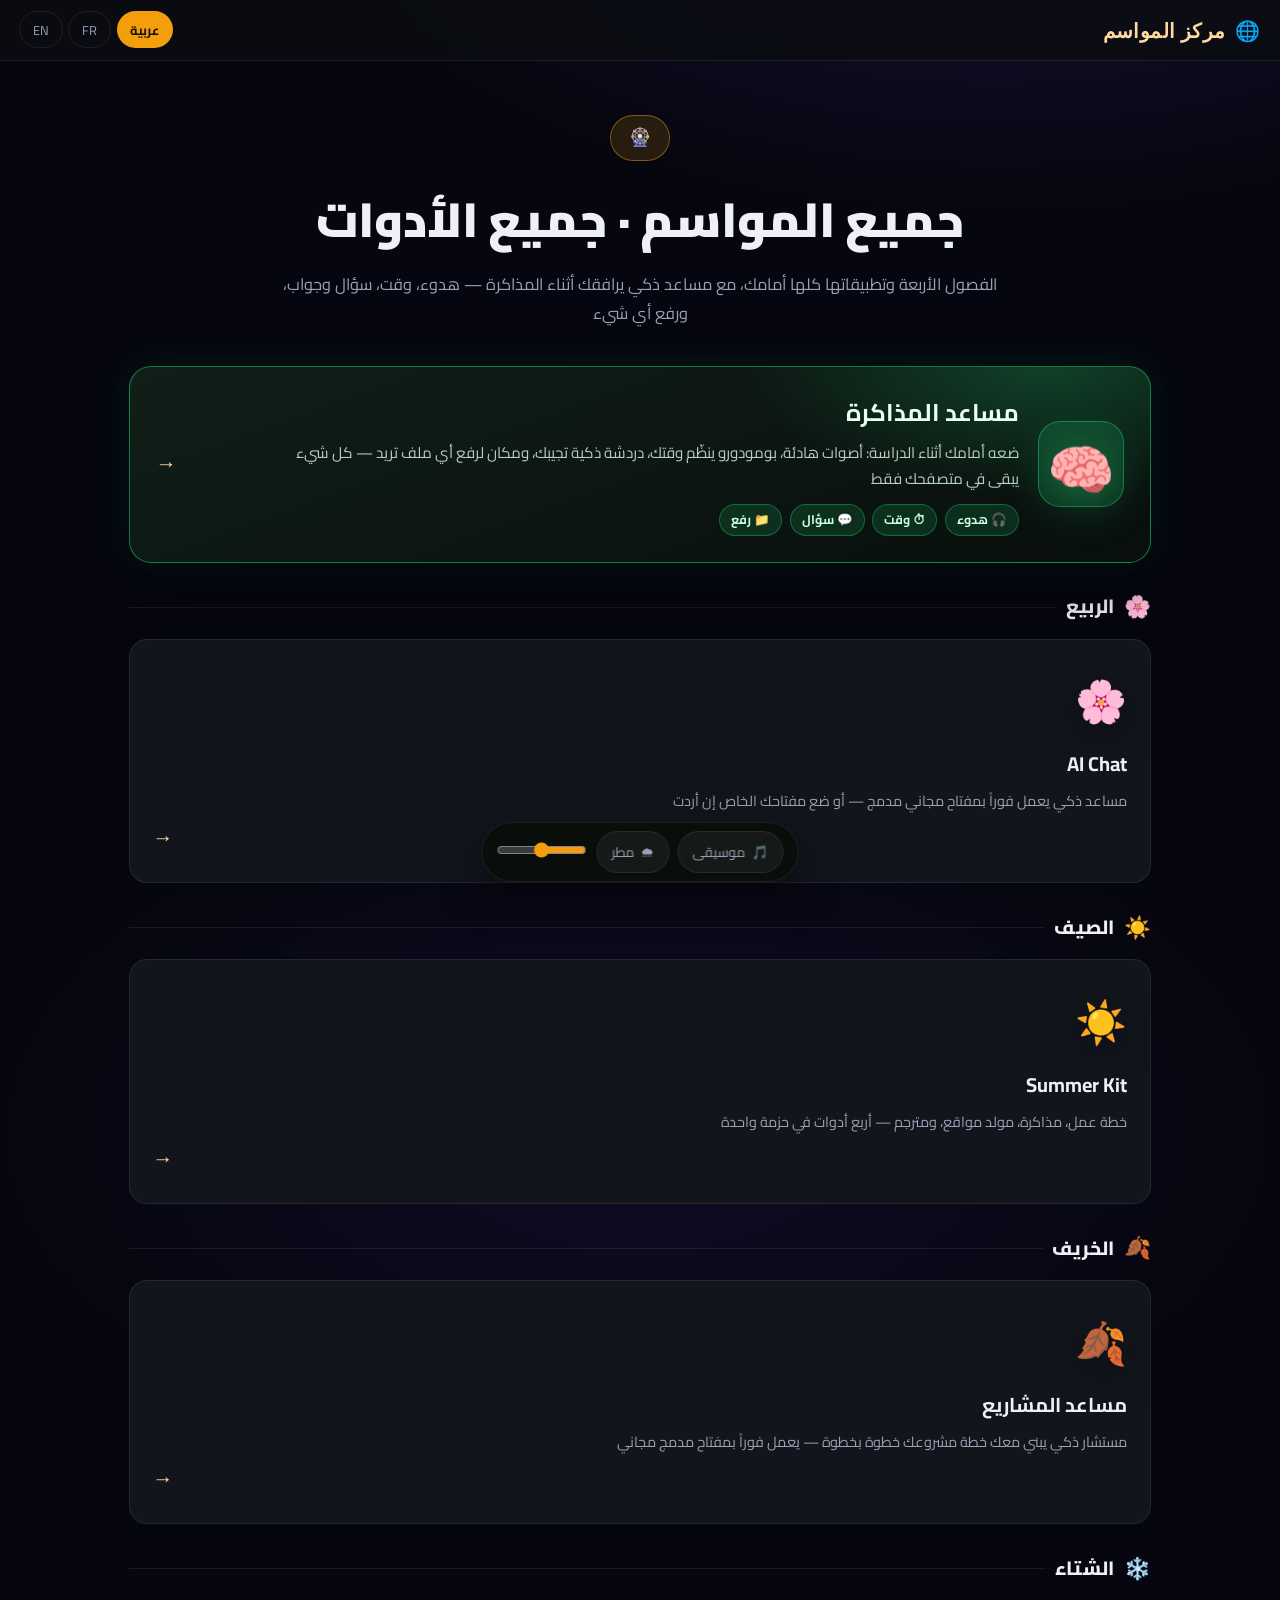
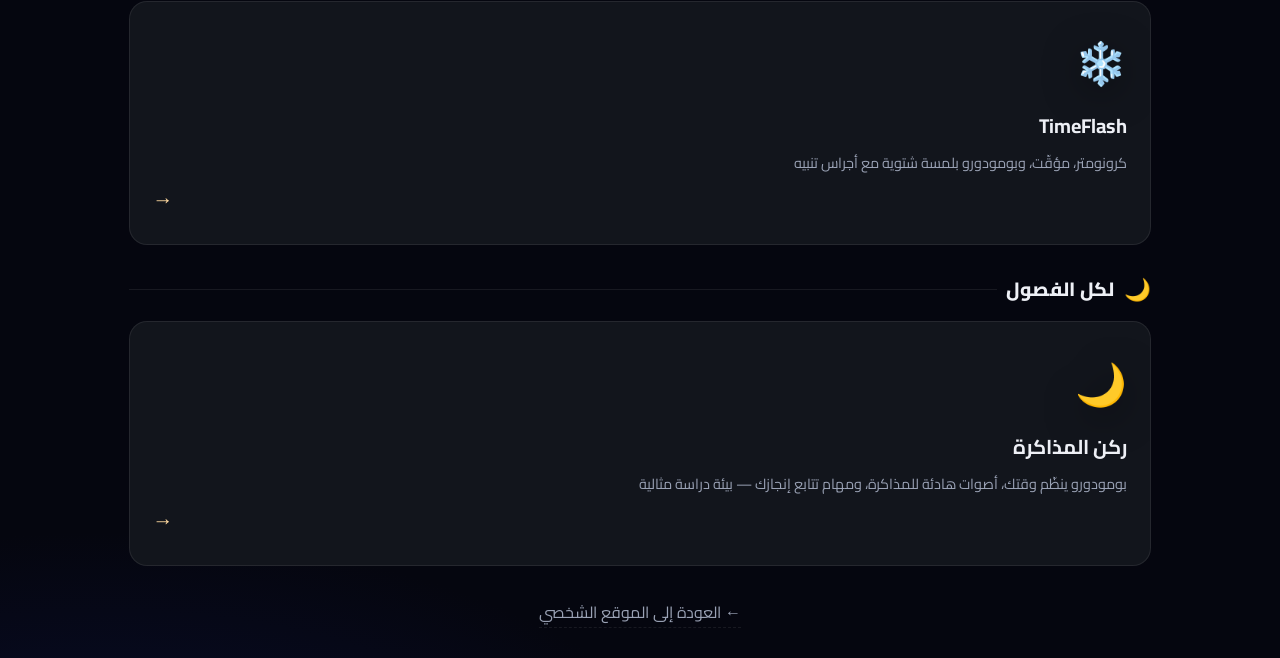
<file: apps/index.html>
<!doctype html>
<html lang="ar" dir="rtl" data-season="hub">
<head>
<meta charset="utf-8">
<meta name="viewport" content="width=device-width, initial-scale=1">
<title>مركز المواسم 🌐</title>
<link rel="stylesheet" href="css/base.css">
<link rel="stylesheet" href="css/hub.css">
</head>
<body data-season="hub">

<div class="hub-video" aria-hidden="true">
  <video autoplay muted loop playsinline preload="metadata"
         src="https://videos.pexels.com/video-files/1943483/1943483-uhd_3840_2160_25fps.mp4"></video>
</div>

<nav class="topbar">
  <div class="brand">🌐 <span data-i18n="brand">مركز المواسم</span></div>
  <div class="langs">
    <button data-lang="ar" class="is-active">عربية</button>
    <button data-lang="fr">FR</button>
    <button data-lang="en">EN</button>
  </div>
</nav>

<header class="hub-hero">
  <div class="hub-hero-in">
    <span class="season-badge">🎡</span>
    <h1 data-i18n="hero.title">جميع المواسم · جميع الأدوات</h1>
    <p data-i18n="hero.sub">الفصول الأربعة وتطبيقاتها كلها أمامك، مع مساعد ذكي يرافقك أثناء المذاكرة — هدوء، وقت، سؤال وجواب، ورفع أي شيء</p>
  </div>
</header>

<main class="hub-main">

  <!-- featured: the assistant -->
  <a class="assist-card reveal" href="assistant/" data-accent="#22d97a">
    <div class="assist-emoji">🧠</div>
    <div class="assist-info">
      <h2 data-i18n="a6.name">مساعد المذاكرة</h2>
      <p data-i18n="a6.desc">ضعه أمامك أثناء الدراسة: أصوات هادئة، بومودورو ينظّم وقتك، دردشة ذكية تجيبك، ومكان لرفع أي ملف تريد — كل شيء يبقى في متصفحك فقط</p>
      <span class="assist-tags">
        <span>🎧 هدوء</span><span>⏱ وقت</span><span>💬 سؤال</span><span>📁 رفع</span>
      </span>
    </div>
    <span class="app-arrow">→</span>
  </a>

  <!-- spring -->
  <section class="season-block reveal" data-season-block="spring">
    <h3 class="season-title"><span class="s-emoji">🌸</span> <span data-i18n="season.spring">الربيع</span></h3>
    <div class="season-grid">
      <a class="app-card reveal" href="ai-chat/" data-accent="#e91e8c">
        <div class="app-emoji">🌸</div>
        <h2 data-i18n="a2.name">AI Chat</h2>
        <p data-i18n="a2.desc">مساعد ذكي يعمل فوراً بمفتاح مجاني مدمج — أو ضع مفتاحك الخاص إن أردت</p>
        <span class="app-arrow">→</span>
      </a>
    </div>
  </section>

  <!-- summer -->
  <section class="season-block reveal" data-season-block="summer">
    <h3 class="season-title"><span class="s-emoji">☀️</span> <span data-i18n="season.summer">الصيف</span></h3>
    <div class="season-grid">
      <a class="app-card reveal" href="summerkit/" data-accent="#f59e0b">
        <div class="app-emoji">☀️</div>
        <h2 data-i18n="a4.name">Summer Kit</h2>
        <p data-i18n="a4.desc">خطة عمل، مذاكرة، مولد مواقع، ومترجم — أربع أدوات في حزمة واحدة</p>
        <span class="app-arrow">→</span>
      </a>
    </div>
  </section>

  <!-- autumn -->
  <section class="season-block reveal" data-season-block="autumn">
    <h3 class="season-title"><span class="s-emoji">🍂</span> <span data-i18n="season.autumn">الخريف</span></h3>
    <div class="season-grid">
      <a class="app-card reveal" href="business-assistant/" data-accent="#e8890c">
        <div class="app-emoji">🍂</div>
        <h2 data-i18n="a1.name">مساعد المشاريع</h2>
        <p data-i18n="a1.desc">مستشار ذكي يبني معك خطة مشروعك خطوة بخطوة — يعمل فوراً بمفتاح مدمج مجاني</p>
        <span class="app-arrow">→</span>
      </a>
    </div>
  </section>

  <!-- winter -->
  <section class="season-block reveal" data-season-block="winter">
    <h3 class="season-title"><span class="s-emoji">❄️</span> <span data-i18n="season.winter">الشتاء</span></h3>
    <div class="season-grid">
      <a class="app-card reveal" href="timeflash/" data-accent="#38bdf8">
        <div class="app-emoji">❄️</div>
        <h2 data-i18n="a3.name">TimeFlash</h2>
        <p data-i18n="a3.desc">كرونومتر، مؤقّت، وبومودورو بلمسة شتوية مع أجراس تنبيه</p>
        <span class="app-arrow">→</span>
      </a>
    </div>
  </section>

  <!-- any season -->
  <section class="season-block reveal" data-season-block="study">
    <h3 class="season-title"><span class="s-emoji">🌙</span> <span data-i18n="season.any">لكل الفصول</span></h3>
    <div class="season-grid">
      <a class="app-card reveal" href="study/" data-accent="#8b9cf5">
        <div class="app-emoji">🌙</div>
        <h2 data-i18n="a5.name">ركن المذاكرة</h2>
        <p data-i18n="a5.desc">بومودورو ينظّم وقتك، أصوات هادئة للمذاكرة، ومهام تتابع إنجازك — بيئة دراسة مثالية</p>
        <span class="app-arrow">→</span>
      </a>
    </div>
  </section>

</main>

<p class="hub-back"><a href="../index.html" data-i18n="back">← العودة إلى الموقع الشخصي</a></p>

<footer class="audio-bar">
  <div class="audio-group">
    <button class="audio-chip" data-audio="music">🎵 <span data-i18n="audio.music">موسيقى</span></button>
    <button class="audio-chip" data-audio="rain">🌧 <span data-i18n="audio.rain">مطر</span></button>
  </div>
  <div class="audio-vol">
    <input type="range" id="vol" min="0" max="1" step="0.05" value="0.5" aria-label="volume">
  </div>
</footer>

<script>window.APP_BASE="./";</script>
<script src="js/audio.js"></script>
<script src="js/i18n.js"></script>
<script src="js/cinema.js"></script>
<script>
window.APP_LANGS = {
  ar: {
    meta: { title: "مركز المواسم 🌐" },
    brand: "مركز المواسم",
    hero: { title: "جميع المواسم · جميع الأدوات", sub: "الفصول الأربعة وتطبيقاتها كلها أمامك، مع مساعد ذكي يرافقك أثناء المذاكرة — هدوء، وقت، سؤال وجواب، ورفع أي شيء" },
    a1: { name: "مساعد المشاريع", desc: "مستشار ذكي يبني معك خطة مشروعك خطوة بخطوة — يعمل فوراً بمفتاح مدمج مجاني" },
    a2: { name: "AI Chat", desc: "مساعد ذكي يعمل فوراً بمفتاح مجاني مدمج — أو ضع مفتاحك الخاص إن أردت" },
    a3: { name: "TimeFlash", desc: "كرونومتر، مؤقّت، وبومودورو بلمسة شتوية مع أجراس تنبيه" },
    a4: { name: "Summer Kit", desc: "خطة عمل، مذاكرة، مولد مواقع، ومترجم — أربع أدوات في حزمة واحدة" },
    a5: { name: "ركن المذاكرة", desc: "بومودورو ينظّم وقتك، أصوات هادئة للمذاكرة، ومهام تتابع إنجازك — بيئة دراسة مثالية" },
    a6: { name: "مساعد المذاكرة", desc: "ضعه أمامك أثناء الدراسة: أصوات هادئة، بومودورو ينظّم وقتك، دردشة ذكية تجيبك، ومكان لرفع أي ملف تريد — كل شيء يبقى في متصفحك فقط" },
    season: { spring: "الربيع", summer: "الصيف", autumn: "الخريف", winter: "الشتاء", any: "لكل الفصول" },
    back: "← العودة إلى الموقع الشخصي",
    audio: { music: "موسيقى", rain: "مطر" }
  },
  fr: {
    meta: { title: "Centre des Saisons 🌐" },
    brand: "Centre des Saisons",
    hero: { title: "Toutes les saisons · Tous les outils", sub: "Les quatre saisons et leurs applications devant vous, avec un assistant intelligent qui vous accompagne pendant vos études — calme, temps, questions-réponses et dépôt de tout fichier" },
    a1: { name: "Conseiller Projet", desc: "Conseiller intelligent qui construit votre projet étape par étape — fonctionne immédiatement avec une clé gratuite intégrée" },
    a2: { name: "AI Chat", desc: "Assistant intelligent qui fonctionne immédiatement avec une clé gratuite intégrée — ou votre propre clé" },
    a3: { name: "TimeFlash", desc: "Chronomètre, minuteur et pomodoro avec une touche hivernale" },
    a4: { name: "Summer Kit", desc: "Business plan, révision, générateur de sites et traducteur — quatre outils en un" },
    a5: { name: "Zone d'étude", desc: "Un pomodoro qui organise votre temps, des sons apaisants pour étudier et des tâches qui suivent vos progrès — l'environnement d'étude idéal" },
    a6: { name: "Assistant d'étude", desc: "Mettez-le devant vous pendant l'étude : sons apaisants, pomodoro qui organise votre temps, chat intelligent qui vous répond, et un espace pour déposer tout fichier — tout reste dans votre navigateur" },
    season: { spring: "Printemps", summer: "Été", autumn: "Automne", winter: "Hiver", any: "Pour toutes les saisons" },
    back: "← Retour au site personnel",
    audio: { music: "Musique", rain: "Pluie" }
  },
  en: {
    meta: { title: "Season Center 🌐" },
    brand: "Season Center",
    hero: { title: "All seasons · All tools", sub: "All four seasons and their apps in front of you, plus a smart assistant that keeps you company while studying — calm, time, Q&A and uploading anything" },
    a1: { name: "Project Advisor", desc: "Smart advisor that builds your project plan step by step — works instantly with a free built-in key" },
    a2: { name: "AI Chat", desc: "Smart assistant that works instantly with a free built-in key — or your own key" },
    a3: { name: "TimeFlash", desc: "Stopwatch, timer and pomodoro with a winter touch" },
    a4: { name: "Summer Kit", desc: "Business plan, study, website generator and translator — four tools in one" },
    a5: { name: "Study Zone", desc: "A pomodoro that organizes your time, calming sounds for studying and tasks that track your progress — the ideal study environment" },
    a6: { name: "Study Assistant", desc: "Keep it in front of you while studying: calming sounds, a pomodoro that organizes your time, a smart chat that answers you, and a place to upload any file — everything stays in your browser" },
    season: { spring: "Spring", summer: "Summer", autumn: "Autumn", winter: "Winter", any: "For every season" },
    back: "← Back to personal site",
    audio: { music: "Music", rain: "Rain" }
  }
};
</script>
<script>
document.addEventListener("DOMContentLoaded", () => {
  document.querySelectorAll(".audio-chip").forEach((c) => {
    c.addEventListener("click", () => { c.classList.toggle("on"); window.MGaudio && MGaudio.toggle(c.dataset.audio); });
  });
  const vol = document.getElementById("vol");
  vol.addEventListener("input", () => window.MGaudio && MGaudio.setVolume(+vol.value));
  document.querySelectorAll(".hub-video video").forEach((v) => {
    const p = v.play();
    if (p) p.catch(() => {});
  });
});
</script>
</body>
</html>
</file>
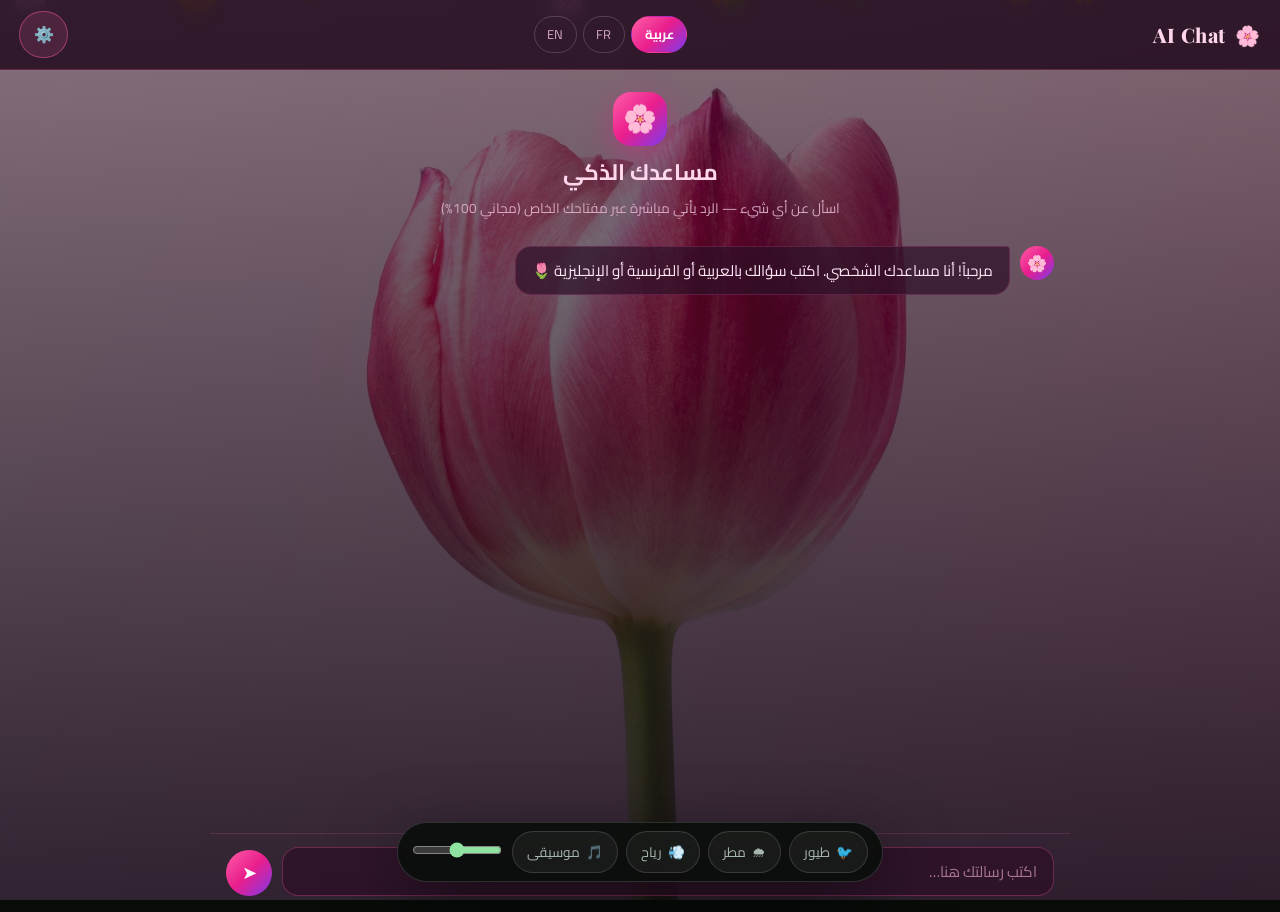
<file: apps/ai-chat/index.html>
<!doctype html>
<html lang="ar" dir="rtl" data-season="spring">
<head>
<meta charset="utf-8">
<meta name="viewport" content="width=device-width, initial-scale=1">
<title>AI Chat 🌸</title>
<link rel="stylesheet" href="../css/base.css">
<link rel="stylesheet" href="css/app.css">
</head>
<body data-season="spring">

<div class="season-particles"></div>

<div class="bg-video-wrap">
  <video class="bg-video" autoplay muted loop playsinline preload="metadata"
    poster="../img/spring.jpg"
    src="https://videos.pexels.com/video-files/31389352/13394041_2048_1080_30fps.mp4"></video>
  <div class="bg-tint"></div>
</div>

<nav class="topbar">
  <div class="brand">🌸 <span data-i18n="brand">AI Chat</span></div>
  <div class="langs">
    <button data-lang="ar" class="is-active">عربية</button>
    <button data-lang="fr">FR</button>
    <button data-lang="en">EN</button>
  </div>
  <button class="icon-btn" id="settingsBtn" aria-label="settings">⚙️</button>
</nav>

<div class="chat-wrap">
  <header class="chat-hero">
    <div class="chat-logo">🌸</div>
    <h1 data-i18n="hero.title">مساعدك الذكي</h1>
    <p data-i18n="hero.sub">اسأل عن أي شيء — الرد يأتي مباشرة عبر مفتاحك الخاص (مجاني 100%)</p>
  </header>

  <main class="chat-main" id="chatMain">
    <div class="msg bot intro" id="introMsg">
      <div class="avatar">🌸</div>
      <div class="bubble" data-i18n="intro">مرحباً! أنا مساعدك الشخصي. اكتب سؤالك بالعربية أو الفرنسية أو الإنجليزية 🌷</div>
    </div>
  </main>

  <form class="chat-input" id="chatForm">
    <textarea id="chatText" rows="1" data-i18n-ph="input.ph" placeholder="اكتب رسالتك هنا…" required></textarea>
    <button class="send-btn" type="submit" aria-label="send">➤</button>
    <button class="send-btn stop-btn" type="button" id="stopBtn" aria-label="stop" hidden title="⏹">■</button>
  </form>
</div>

<!-- settings -->
<div class="settings" id="settings" aria-hidden="true">
  <div class="settings-head">
    <h3 data-i18n="set.title">الإعدادات</h3>
    <button class="cart-close" id="settingsClose" aria-label="close">✕</button>
  </div>
  <div class="settings-body">
    <label class="field">
      <span data-i18n="set.provider">المزود</span>
      <select id="sProvider">
        <option value="openai" data-i18n="set.provOpenai">OpenAI / Groq / OpenRouter (متوافق)</option>
        <option value="anthropic" data-i18n="set.provAnthropic">Anthropic Claude</option>
        <option value="gemini" data-i18n="set.provGemini">Google Gemini</option>
      </select>
    </label>
    <label class="field">
      <span data-i18n="set.url">عنوان الخادم (Base URL)</span>
      <input id="sUrl" type="url" placeholder="https://api.openai.com/v1">
    </label>
    <label class="field">
      <span data-i18n="set.model">الموديل</span>
      <input id="sModel" type="text" placeholder="gpt-4o-mini">
    </label>
    <label class="field">
      <span data-i18n="set.key">مفتاح API</span>
      <div class="key-row">
        <input id="sKey" type="password" placeholder="sk-…">
        <button type="button" id="sKeyToggle" class="icon-btn" aria-label="show">👁</button>
      </div>
      <p class="builtin" id="sBuiltin" hidden>✅ <span data-i18n="set.builtin">مفتاح مدمج مجاني</span></p>
      <small class="hint" data-i18n="set.hint">المفتاح يُخزَّن فقط في متصفحك (localStorage) — لا يُرسل إلا إلى المزود مباشرة.</small>
    </label>
    <button class="btn primary" id="sSave" data-i18n="set.save">حفظ</button>
    <button class="btn ghost" id="sClear" data-i18n="set.clear">مسح المحادثة</button>
    <p class="set-status" id="sStatus" hidden></p>
  </div>
</div>
<div class="cart-overlay" id="settingsOverlay"></div>

<!-- audio bar -->
<footer class="audio-bar">
  <div class="audio-group">
    <button class="audio-chip" data-audio="birds">🐦 <span data-i18n="audio.birds">طيور</span></button>
    <button class="audio-chip" data-audio="rain">🌧 <span data-i18n="audio.rain">مطر</span></button>
    <button class="audio-chip" data-audio="wind">💨 <span data-i18n="audio.wind">رياح</span></button>
    <button class="audio-chip" data-audio="music">🎵 <span data-i18n="audio.music">موسيقى</span></button>
  </div>
  <div class="audio-vol">
    <input type="range" id="vol" min="0" max="1" step="0.05" value="0.5" aria-label="volume">
  </div>
</footer>

<script>window.APP_BASE="../";</script>
<script src="../js/audio.js"></script>
<script src="../js/i18n.js"></script>
<script src="../js/cinema.js"></script>
<script src="js/app.js"></script>
</body>
</html>
</file>
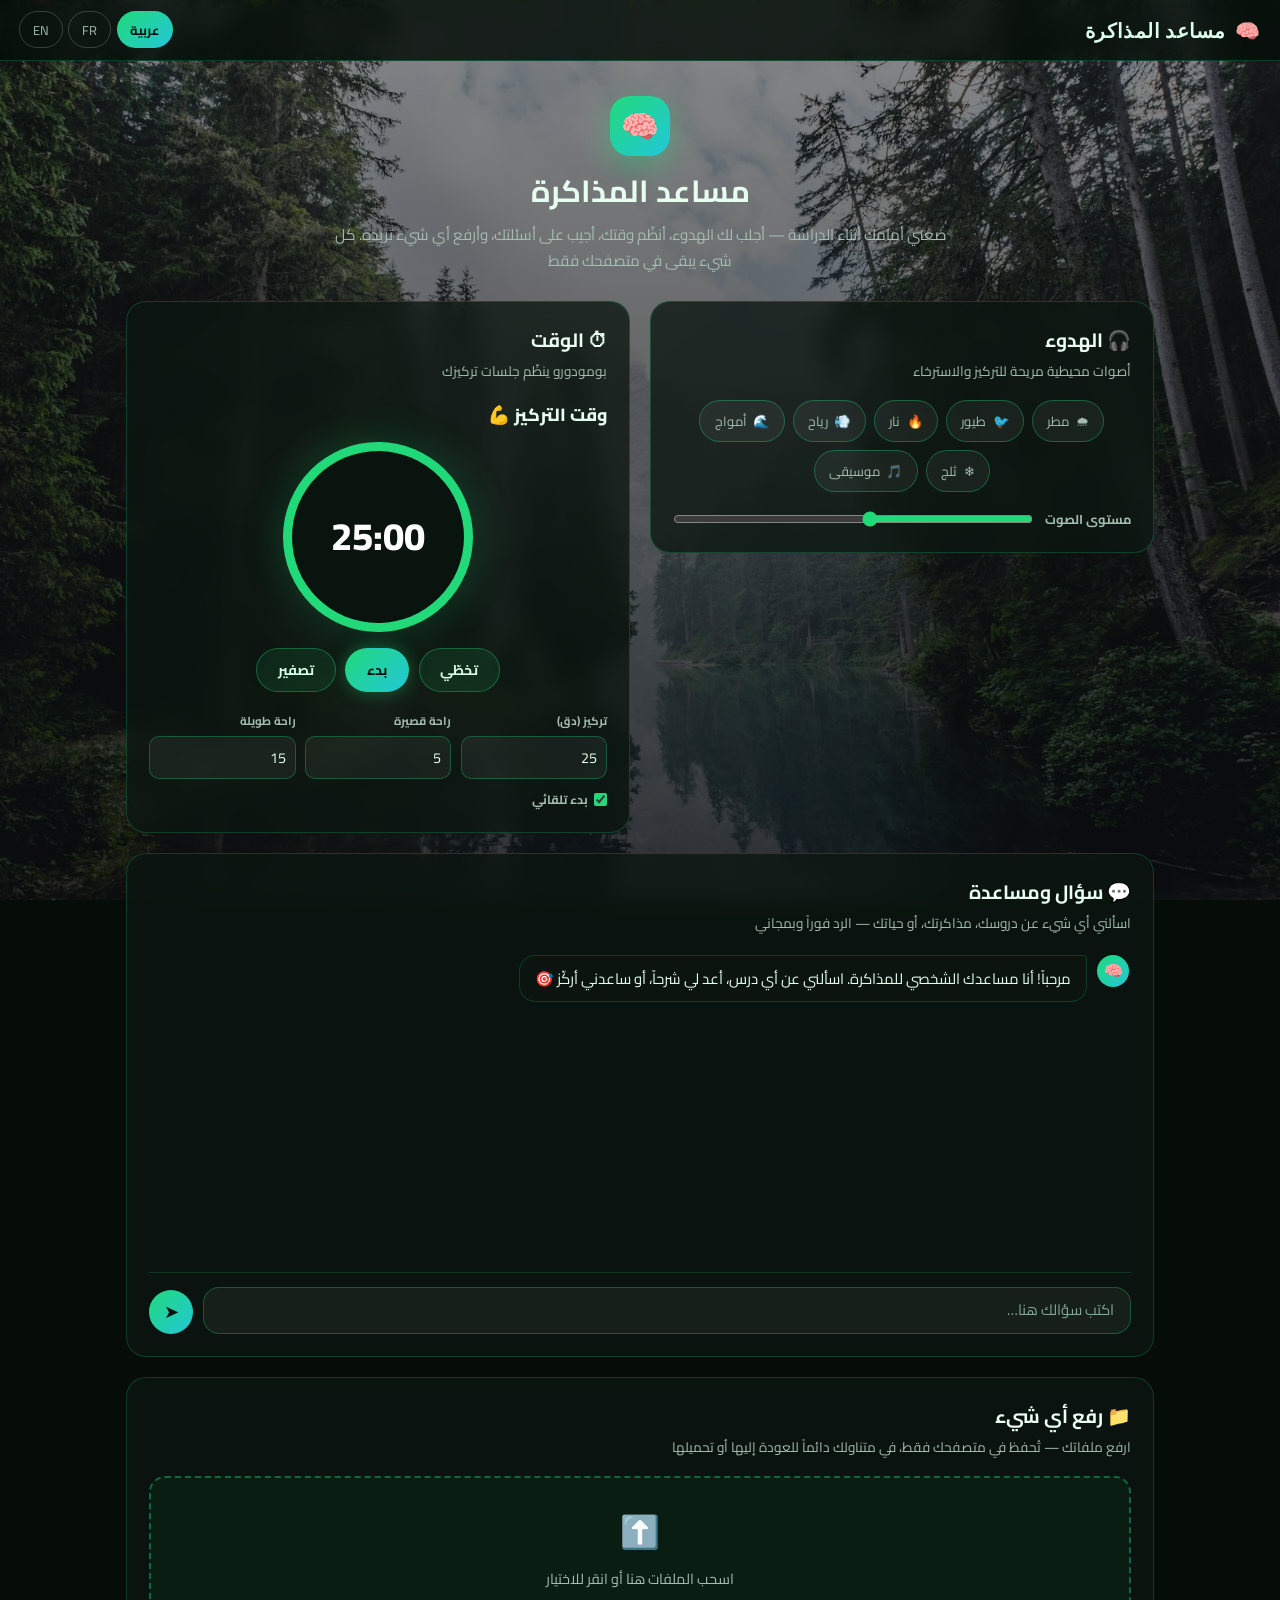
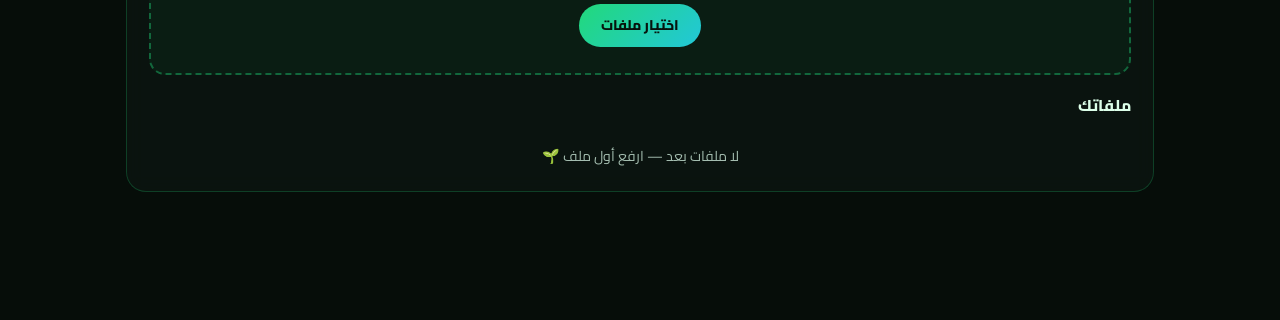
<file: apps/assistant/index.html>
<!doctype html>
<html lang="ar" dir="rtl" data-season="assistant">
<head>
<meta charset="utf-8">
<meta name="viewport" content="width=device-width, initial-scale=1">
<title>مساعد المذاكرة 🧠</title>
<link rel="stylesheet" href="../css/base.css">
<link rel="stylesheet" href="css/app.css">
</head>
<body data-season="assistant">

<div class="season-particles"></div>

<div class="bg-video-wrap">
  <video class="bg-video" autoplay muted loop playsinline preload="metadata"
    poster="../img/autumn.jpg"
    src="https://assets.mixkit.co/videos/10408/10408-2160.mp4"></video>
  <div class="bg-tint"></div>
</div>

<nav class="topbar">
  <div class="brand">🧠 <span data-i18n="brand">مساعد المذاكرة</span></div>
  <div class="langs">
    <button data-lang="ar" class="is-active">عربية</button>
    <button data-lang="fr">FR</button>
    <button data-lang="en">EN</button>
  </div>
</nav>

<main class="asst-wrap">

  <header class="asst-head reveal">
    <div class="asst-logo">🧠</div>
    <h1 data-i18n="hero.title">مساعد المذاكرة</h1>
    <p data-i18n="hero.sub">ضعني أمامك أثناء الدراسة — أجلب لك الهدوء، أنظّم وقتك، أجيب على أسئلتك، وأرفع أي شيء تريده. كل شيء يبقى في متصفحك فقط</p>
  </header>

  <div class="asst-grid">

    <!-- calm -->
    <section class="asst-card reveal">
      <h2 class="card-title">🎧 <span data-i18n="calm.title">الهدوء</span></h2>
      <p class="card-sub" data-i18n="calm.sub">أصوات محيطية مريحة للتركيز والاسترخاء</p>
      <div class="audio-group">
        <button class="audio-chip" data-audio="rain">🌧 <span data-i18n="audio.rain">مطر</span></button>
        <button class="audio-chip" data-audio="birds">🐦 <span data-i18n="audio.birds">طيور</span></button>
        <button class="audio-chip" data-audio="fire">🔥 <span data-i18n="audio.fire">نار</span></button>
        <button class="audio-chip" data-audio="wind">💨 <span data-i18n="audio.wind">رياح</span></button>
        <button class="audio-chip" data-audio="waves">🌊 <span data-i18n="audio.waves">أمواج</span></button>
        <button class="audio-chip" data-audio="snow">❄ <span data-i18n="audio.snow">ثلج</span></button>
        <button class="audio-chip" data-audio="music">🎵 <span data-i18n="audio.music">موسيقى</span></button>
      </div>
      <div class="calm-vol">
        <label class="calm-label" data-i18n="audio.vol">مستوى الصوت</label>
        <input type="range" id="vol" min="0" max="1" step="0.05" value="0.45" aria-label="volume">
      </div>
    </section>

    <!-- time -->
    <section class="asst-card reveal">
      <h2 class="card-title">⏱ <span data-i18n="time.title">الوقت</span></h2>
      <p class="card-sub" data-i18n="time.sub">بومودورو ينظّم جلسات تركيزك</p>

      <div class="pomo-top">
        <div class="pomo-phase" id="pomoPhase" data-i18n="phase.work">وقت التركيز</div>
      </div>

      <div class="pomo-ring" id="pomoRing">
        <div class="pomo-ring-in">
          <div class="pomo-time" id="pomoTime">25:00</div>
        </div>
      </div>

      <div class="pomo-msg" id="pomoMsg" hidden></div>

      <div class="pomo-controls">
        <button class="ctl" id="btnSkip" data-i18n="ctl.skip">تخطّي</button>
        <button class="ctl start" id="btnStart" data-i18n="ctl.start">بدء</button>
        <button class="ctl" id="btnReset" data-i18n="ctl.reset">تصفير</button>
      </div>

      <div class="pomo-settings">
        <label class="mini-field">
          <span data-i18n="set.work">تركيز (دق)</span>
          <input type="number" id="setWork" min="1" max="120" value="25">
        </label>
        <label class="mini-field">
          <span data-i18n="set.short">راحة قصيرة</span>
          <input type="number" id="setShort" min="1" max="60" value="5">
        </label>
        <label class="mini-field">
          <span data-i18n="set.long">راحة طويلة</span>
          <input type="number" id="setLong" min="1" max="90" value="15">
        </label>
        <label class="mini-check">
          <input type="checkbox" id="setAuto" checked>
          <span data-i18n="set.auto">بدء تلقائي</span>
        </label>
      </div>
    </section>

    <!-- ask -->
    <section class="asst-card asst-wide reveal">
      <h2 class="card-title">💬 <span data-i18n="ask.title">سؤال ومساعدة</span></h2>
      <p class="card-sub" data-i18n="ask.sub">اسألني أي شيء عن دروسك، مذاكرتك، أو حياتك — الرد فوراً وبمجاني</p>

      <div class="chat-main" id="chatMain">
        <div class="msg bot intro" id="introMsg">
          <div class="avatar">🧠</div>
          <div class="bubble" data-i18n="ask.intro">مرحباً! أنا مساعدك الشخصي للمذاكرة. اسألني عن أي درس، أعد لي شرحاً، أو ساعدني أركّز 🎯</div>
        </div>
      </div>

      <form class="chat-input" id="chatForm">
        <textarea id="chatText" rows="1" data-i18n-ph="ask.ph" placeholder="اكتب سؤالك هنا…" required></textarea>
        <button class="send-btn" type="submit" aria-label="send">➤</button>
        <button class="send-btn stop-btn" type="button" id="stopBtn" aria-label="stop" hidden title="⏹">■</button>
      </form>
    </section>

    <!-- upload -->
    <section class="asst-card asst-wide reveal">
      <h2 class="card-title">📁 <span data-i18n="upload.title">رفع أي شيء</span></h2>
      <p class="card-sub" data-i18n="upload.sub">ارفع ملفاتك — تُحفظ في متصفحك فقط، في متناولك دائماً للعودة إليها أو تحميلها</p>

      <div class="dropzone" id="dropZone">
        <div class="dz-inner">
          <div class="dz-icon">⬆️</div>
          <p data-i18n="upload.hint">اسحب الملفات هنا أو انقر للاختيار</p>
          <button class="dz-btn" type="button" id="pickBtn" data-i18n="upload.pick">اختيار ملفات</button>
          <input type="file" id="fileInput" multiple hidden>
        </div>
      </div>

      <p class="file-title" data-i18n="upload.mine">ملفاتك</p>
      <ul class="file-list" id="fileList"></ul>
      <p class="file-empty" id="fileEmpty" data-i18n="upload.empty">لا ملفات بعد — ارفع أول ملف 🌱</p>
    </section>

  </div>
</main>

<script>window.APP_BASE="../";</script>
<script src="../js/audio.js"></script>
<script src="../js/i18n.js"></script>
<script src="../js/cinema.js"></script>
<script src="js/app.js"></script>
</body>
</html>
</file>
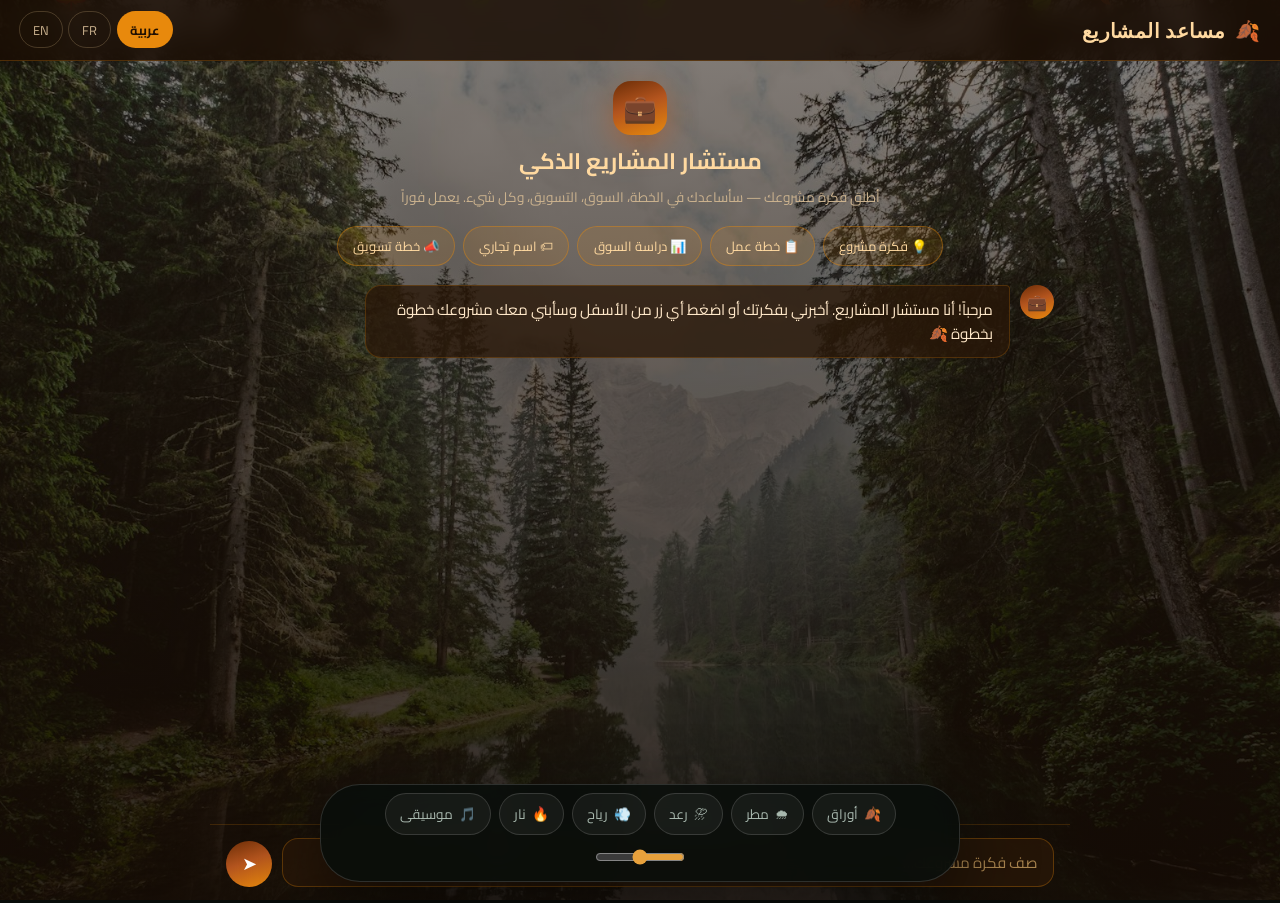
<file: apps/business-assistant/index.html>
<!doctype html>
<html lang="ar" dir="rtl" data-season="autumn">
<head>
<meta charset="utf-8">
<meta name="viewport" content="width=device-width, initial-scale=1">
<title>مساعد المشاريع 🍂</title>
<link rel="stylesheet" href="../css/base.css">
<link rel="stylesheet" href="css/app.css">
</head>
<body data-season="autumn">

<div class="season-particles"></div>

<div class="bg-video-wrap">
  <video class="bg-video" autoplay muted loop playsinline preload="metadata"
    poster="../img/autumn.jpg"
    src="https://videos.pexels.com/video-files/13779667/13779667-hd_1920_1080_60fps.mp4"></video>
  <div class="bg-tint"></div>
</div>

<nav class="topbar">
  <div class="brand">🍂 <span data-i18n="brand">مساعد المشاريع</span></div>
  <div class="langs">
    <button data-lang="ar" class="is-active">عربية</button>
    <button data-lang="fr">FR</button>
    <button data-lang="en">EN</button>
  </div>
</nav>

<div class="chat-wrap">
  <header class="chat-hero">
    <div class="chat-logo">💼</div>
    <h1 data-i18n="hero.title">مستشار المشاريع الذكي</h1>
    <p data-i18n="hero.sub">أطلق فكرة مشروعك — سأساعدك في الخطة، السوق، التسويق، وكل شيء. يعمل فوراً</p>
  </header>

  <div class="chips" id="chips">
    <button class="chip" data-q="idea" data-i18n="chip.idea">💡 فكرة مشروع</button>
    <button class="chip" data-q="plan" data-i18n="chip.plan">📋 خطة عمل</button>
    <button class="chip" data-q="market" data-i18n="chip.market">📊 دراسة السوق</button>
    <button class="chip" data-q="name" data-i18n="chip.name">🏷 اسم تجاري</button>
    <button class="chip" data-q="marketing" data-i18n="chip.marketing">📣 خطة تسويق</button>
  </div>

  <main class="chat-main" id="chatMain">
    <div class="msg bot intro" id="introMsg">
      <div class="avatar">💼</div>
      <div class="bubble" data-i18n="intro">مرحباً! أنا مستشار المشاريع. أخبرني بفكرتك أو اضغط أي زر من الأسفل وسأبني معك مشروعك خطوة بخطوة 🍂</div>
    </div>
  </main>

  <form class="chat-input" id="chatForm">
    <textarea id="chatText" rows="1" data-i18n-ph="input.ph" placeholder="صف فكرة مشروعك…" required></textarea>
    <button class="send-btn" type="submit" aria-label="send">➤</button>
    <button class="send-btn stop-btn" type="button" id="stopBtn" aria-label="stop" hidden>■</button>
  </form>
</div>

<!-- audio bar -->
<footer class="audio-bar">
  <div class="audio-group">
    <button class="audio-chip" data-audio="leaves">🍂 <span data-i18n="audio.leaves">أوراق</span></button>
    <button class="audio-chip" data-audio="rain">🌧 <span data-i18n="audio.rain">مطر</span></button>
    <button class="audio-chip" data-audio="thunder">⛈ <span data-i18n="audio.thunder">رعد</span></button>
    <button class="audio-chip" data-audio="wind">💨 <span data-i18n="audio.wind">رياح</span></button>
    <button class="audio-chip" data-audio="fire">🔥 <span data-i18n="audio.fire">نار</span></button>
    <button class="audio-chip" data-audio="music">🎵 <span data-i18n="audio.music">موسيقى</span></button>
  </div>
  <div class="audio-vol">
    <input type="range" id="vol" min="0" max="1" step="0.05" value="0.5" aria-label="volume">
  </div>
</footer>

<script>window.APP_BASE="../";</script>
<script src="../js/audio.js"></script>
<script src="../js/i18n.js"></script>
<script src="../js/cinema.js"></script>
<script src="js/app.js"></script>
</body>
</html>
</file>
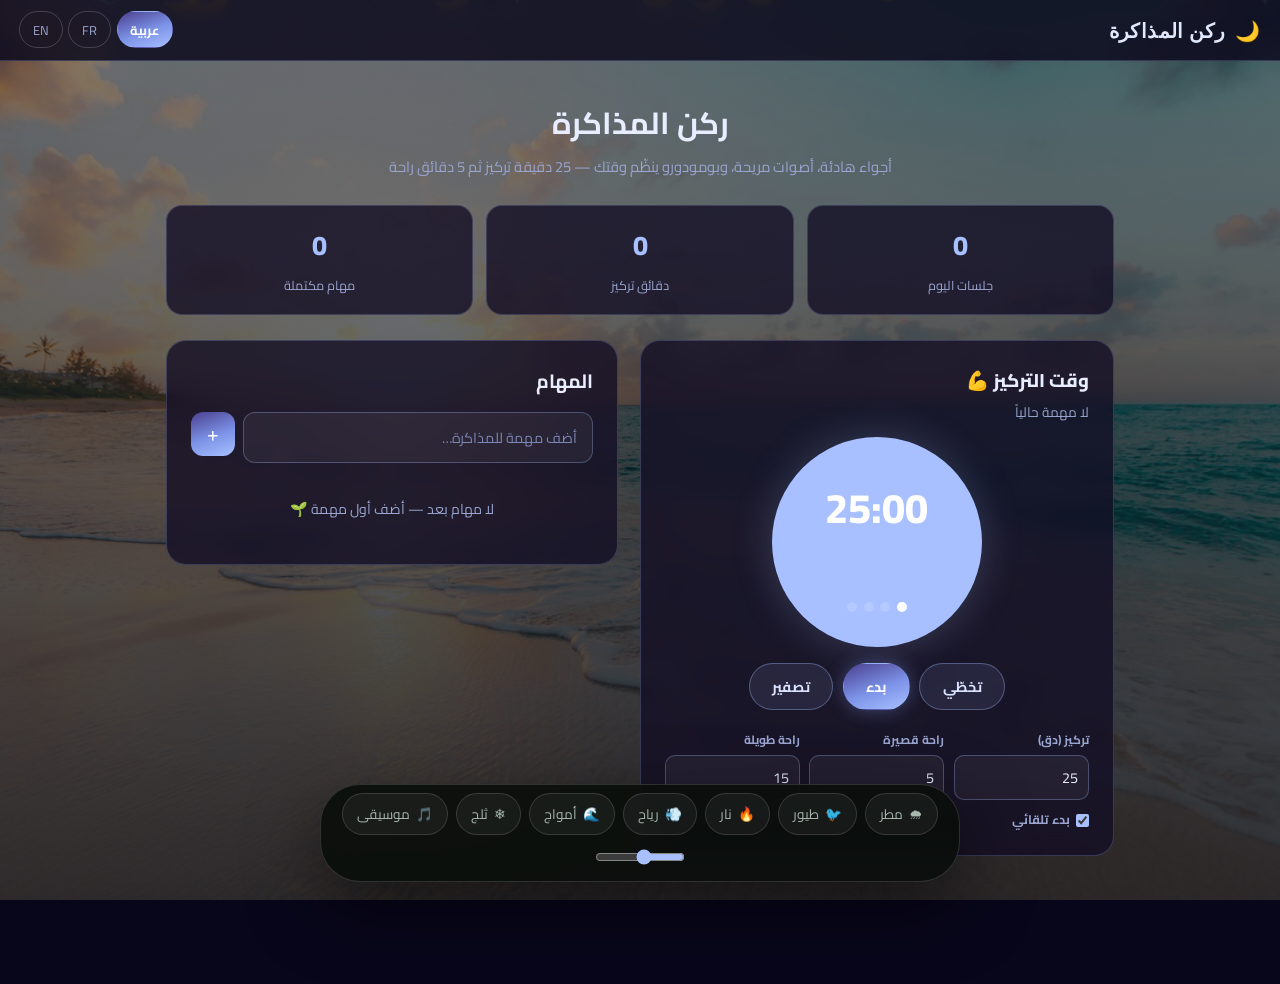
<file: apps/study/index.html>
<!doctype html>
<html lang="ar" dir="rtl" data-season="study">
<head>
<meta charset="utf-8">
<meta name="viewport" content="width=device-width, initial-scale=1">
<title>ركن المذاكرة 🌙</title>
<link rel="stylesheet" href="../css/base.css">
<link rel="stylesheet" href="css/app.css">
</head>
<body data-season="study">

<div class="season-particles"></div>

<div class="bg-video-wrap">
  <div class="season-bg" style="background-image:url('../img/summer.jpg')"></div>
  <div class="bg-tint"></div>
</div>

<nav class="topbar">
  <div class="brand">🌙 <span data-i18n="brand">ركن المذاكرة</span></div>
  <div class="langs">
    <button data-lang="ar" class="is-active">عربية</button>
    <button data-lang="fr">FR</button>
    <button data-lang="en">EN</button>
  </div>
</nav>

<main class="study-wrap">

  <header class="study-head reveal">
    <h1 data-i18n="hero.title">ركن المذاكرة</h1>
    <p data-i18n="hero.sub">أجواء هادئة، أصوات مريحة، وبومودورو ينظّم وقتك — 25 دقيقة تركيز ثم 5 دقائق راحة</p>
  </header>

  <!-- stats -->
  <section class="stats-row reveal">
    <div class="stat-card">
      <span class="stat-num" id="statSessions">0</span>
      <span class="stat-label" data-i18n="stats.sessions">جلسات اليوم</span>
    </div>
    <div class="stat-card">
      <span class="stat-num" id="statFocus">0</span>
      <span class="stat-label" data-i18n="stats.focusMin">دقائق تركيز</span>
    </div>
    <div class="stat-card">
      <span class="stat-num" id="statTasks">0</span>
      <span class="stat-label" data-i18n="stats.tasks">مهام مكتملة</span>
    </div>
  </section>

  <div class="study-grid">

    <!-- pomodoro -->
    <section class="pomodoro-card reveal">
      <div class="pomo-top">
        <div class="pomo-phase" id="pomoPhase" data-i18n="phase.work">وقت التركيز</div>
        <div class="pomo-task" id="pomoTask">—</div>
      </div>

      <div class="pomo-ring" id="pomoRing">
        <div class="pomo-time" id="pomoTime">25:00</div>
        <div class="pomo-cycles" id="pomoCycles"></div>
      </div>

      <div class="pomo-msg" id="pomoMsg" hidden></div>

      <div class="pomo-controls">
        <button class="ctl" id="btnSkip" data-i18n="ctl.skip">تخطّي</button>
        <button class="ctl start" id="btnStart" data-i18n="ctl.start">بدء</button>
        <button class="ctl" id="btnReset" data-i18n="ctl.reset">تصفير</button>
      </div>

      <div class="pomo-settings">
        <label class="mini-field">
          <span data-i18n="set.work">تركيز (دق)</span>
          <input type="number" id="setWork" min="1" max="120" value="25">
        </label>
        <label class="mini-field">
          <span data-i18n="set.short">راحة قصيرة</span>
          <input type="number" id="setShort" min="1" max="60" value="5">
        </label>
        <label class="mini-field">
          <span data-i18n="set.long">راحة طويلة</span>
          <input type="number" id="setLong" min="1" max="90" value="15">
        </label>
        <label class="mini-check">
          <input type="checkbox" id="setAuto" checked>
          <span data-i18n="set.auto">بدء تلقائي</span>
        </label>
      </div>
    </section>

    <!-- tasks -->
    <section class="tasks-card reveal">
      <h2 data-i18n="tasks.title">المهام</h2>
      <form class="task-add" id="taskForm">
        <input id="taskText" type="text" data-i18n-ph="tasks.addPh" placeholder="أضف مهمة للمذاكرة…" required>
        <button class="add-btn" type="submit">+</button>
      </form>
      <ul class="task-list" id="taskList"></ul>
      <p class="task-empty" id="taskEmpty" data-i18n="tasks.empty">لا مهام بعد — أضف أول مهمة 🌱</p>
    </section>

  </div>
</main>

<!-- audio bar -->
<footer class="audio-bar">
  <div class="audio-group">
    <button class="audio-chip" data-audio="rain">🌧 <span data-i18n="audio.rain">مطر</span></button>
    <button class="audio-chip" data-audio="birds">🐦 <span data-i18n="audio.birds">طيور</span></button>
    <button class="audio-chip" data-audio="fire">🔥 <span data-i18n="audio.fire">نار</span></button>
    <button class="audio-chip" data-audio="wind">💨 <span data-i18n="audio.wind">رياح</span></button>
    <button class="audio-chip" data-audio="waves">🌊 <span data-i18n="audio.waves">أمواج</span></button>
    <button class="audio-chip" data-audio="snow">❄ <span data-i18n="audio.snow">ثلج</span></button>
    <button class="audio-chip" data-audio="music">🎵 <span data-i18n="audio.music">موسيقى</span></button>
  </div>
  <div class="audio-vol">
    <input type="range" id="vol" min="0" max="1" step="0.05" value="0.45" aria-label="volume">
  </div>
</footer>

<script>window.APP_BASE="../";</script>
<script src="../js/audio.js"></script>
<script src="../js/i18n.js"></script>
<script src="../js/cinema.js"></script>
<script src="js/app.js"></script>
</body>
</html>
</file>
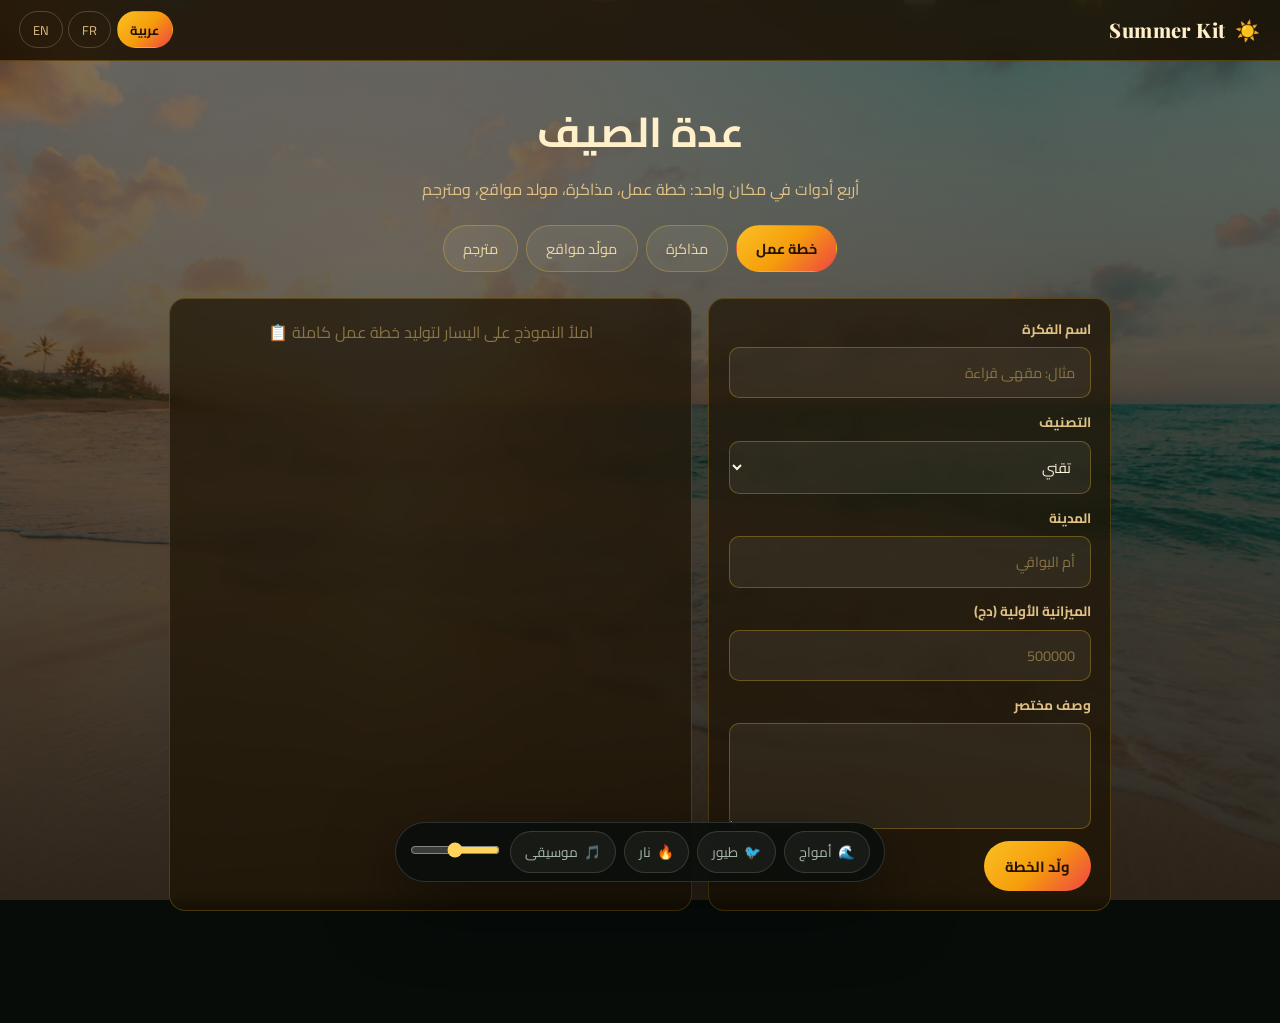
<file: apps/summerkit/index.html>
<!doctype html>
<html lang="ar" dir="rtl" data-season="summer">
<head>
<meta charset="utf-8">
<meta name="viewport" content="width=device-width, initial-scale=1">
<title>Summer Kit ☀️</title>
<link rel="stylesheet" href="../css/base.css">
<link rel="stylesheet" href="css/app.css">
</head>
<body data-season="summer">

<div class="season-particles"></div>

<div class="bg-video-wrap">
  <video class="bg-video" autoplay muted loop playsinline preload="metadata"
    poster="../img/summer.jpg"
    src="https://videos.pexels.com/video-files/12853155/12853155-hd_1920_1080_30fps.mp4"></video>
  <div class="bg-tint"></div>
</div>

<nav class="topbar">
  <div class="brand">☀️ <span data-i18n="brand">Summer Kit</span></div>
  <div class="langs">
    <button data-lang="ar" class="is-active">عربية</button>
    <button data-lang="fr">FR</button>
    <button data-lang="en">EN</button>
  </div>
</nav>

<main class="sk-wrap">
  <header class="sk-head reveal">
    <h1 data-i18n="head.title">عدة الصيف</h1>
    <p data-i18n="head.sub">أربع أدوات في مكان واحد: خطة عمل، مذاكرة، مولد مواقع، ومترجم</p>
  </header>

  <div class="sk-tabs reveal" id="skTabs">
    <button class="stab on" data-mod="bp" data-i18n="mod.bp">خطة عمل</button>
    <button class="stab" data-mod="study" data-i18n="mod.study">مذاكرة</button>
    <button class="stab" data-mod="gen" data-i18n="mod.gen">مولّد مواقع</button>
    <button class="stab" data-mod="tr" data-i18n="mod.tr">مترجم</button>
  </div>

  <!-- ============ BUSINESS PLAN ============ -->
  <section class="module reveal" id="mod-bp">
    <div class="bp-grid">
      <form class="bp-form card" id="bpForm">
        <label class="field"><span data-i18n="bp.idea">اسم الفكرة</span><input id="bpName" type="text" data-i18n-ph="bp.ideaPh" placeholder="مثال: مقهى قراءة" required></label>
        <label class="field"><span data-i18n="bp.cat">التصنيف</span>
          <select id="bpCat">
            <option value="tech" data-i18n="bp.cats.tech">تقني</option>
            <option value="food" data-i18n="bp.cats.food">مطاعم وطعام</option>
            <option value="services" data-i18n="bp.cats.services">خدمات</option>
            <option value="trade" data-i18n="bp.cats.trade">تجارة</option>
          </select></label>
        <label class="field"><span data-i18n="bp.city">المدينة</span><input id="bpCity" type="text" placeholder="أم البواقي" required></label>
        <label class="field"><span data-i18n="bp.budget">الميزانية الأولية (دج)</span><input id="bpBudget" type="number" min="0" placeholder="500000" required></label>
        <label class="field"><span data-i18n="bp.desc">وصف مختصر</span><textarea id="bpDesc" rows="3" required></textarea></label>
        <button class="btn primary" type="submit" data-i18n="bp.go">ولّد الخطة</button>
      </form>
      <div class="bp-out card" id="bpOut">
        <p class="bp-empty" data-i18n="bp.empty">املأ النموذج على اليسار لتوليد خطة عمل كاملة 📋</p>
        <div id="bpResult" hidden>
          <div id="bpText"></div>
          <div class="bp-actions">
            <button class="btn ghost" id="bpCopy" data-i18n="bp.copy">نسخ</button>
            <button class="btn ghost" id="bpDl" data-i18n="bp.dl">تحميل</button>
          </div>
        </div>
      </div>
    </div>
  </section>

  <!-- ============ STUDY ============ -->
  <section class="module reveal" id="mod-study" hidden>
    <div class="st-grid">
      <div class="card st-cards">
        <h3 data-i18n="st.cards">بطاقات المراجعة</h3>
        <form id="cardForm" class="card-form">
          <input id="cardFront" type="text" data-i18n-ph="st.front" placeholder="السؤال / الكلمة" required>
          <input id="cardBack" type="text" data-i18n-ph="st.back" placeholder="الجواب / المعنى" required>
          <button class="btn primary" type="submit" data-i18n="st.add">إضافة</button>
        </form>
        <ul class="card-list" id="cardList"></ul>
      </div>
      <div class="card st-quiz">
        <h3 data-i18n="st.quiz">اختبار نفسك</h3>
        <div class="quiz-card" id="quizCard">
          <p class="quiz-q" id="quizQ" data-i18n="st.noCards">لا توجد بطاقات بعد — أضف بعضها</p>
          <button class="btn ghost" id="quizFlip" data-i18n="st.flip" hidden>إظهار الجواب</button>
          <button class="btn ghost" id="quizNext" data-i18n="st.next" hidden>التالي</button>
        </div>
        <div class="st-timer card">
          <h3 data-i18n="st.timer">مؤقّت المذاكرة</h3>
          <div class="st-clock" id="stClock">25:00</div>
          <button class="ctl start" id="stTimerBtn" data-i18n="ctl.start">بدء</button>
        </div>
      </div>
    </div>
  </section>

  <!-- ============ WEBSITE GENERATOR ============ -->
  <section class="module reveal" id="mod-gen" hidden>
    <div class="gen-grid">
      <form class="gen-form card" id="genForm">
        <label class="field"><span data-i18n="gen.name">اسم الموقع</span><input id="genName" type="text" required></label>
        <label class="field"><span data-i18n="gen.tag">شعار / وصف</span><input id="genTag" type="text" required></label>
        <label class="field"><span data-i18n="gen.owner">الاسم الشخصي</span><input id="genOwner" type="text" required></label>
        <label class="field"><span data-i18n="gen.phone">رقم الهاتف</span><input id="genPhone" type="tel"></label>
        <label class="field"><span data-i18n="gen.color">نمط الألوان</span>
          <select id="genColor">
            <option value="autumn" data-i18n="gen.colors.autumn">خريفي</option>
            <option value="spring" data-i18n="gen.colors.spring">ربيعي</option>
            <option value="winter" data-i18n="gen.colors.winter">شتوي</option>
            <option value="summer" data-i18n="gen.colors.summer">صيفي</option>
          </select></label>
        <label class="field"><span data-i18n="gen.lang">اللغة</span>
          <select id="genLang">
            <option value="ar" data-i18n="gen.langs.ar">عربية</option>
            <option value="fr" data-i18n="gen.langs.fr">فرنسية</option>
            <option value="en" data-i18n="gen.langs.en">إنجليزية</option>
          </select></label>
        <button class="btn primary" type="submit" data-i18n="gen.go">معاينة وتوليد</button>
      </form>
      <div class="card gen-out">
        <div class="gen-preview" id="genPreview"></div>
        <button class="btn primary" id="genDl" data-i18n="gen.dl" hidden>تحميل الموقع HTML</button>
      </div>
    </div>
  </section>

  <!-- ============ TRANSLATOR ============ -->
  <section class="module reveal" id="mod-tr" hidden>
    <div class="tr-card card">
      <div class="tr-dirs">
        <select id="trFrom">
          <option value="ar" data-i18n="tr.ar">عربية</option>
          <option value="fr" data-i18n="tr.fr">فرنسية</option>
          <option value="en" data-i18n="tr.en">إنجليزية</option>
        </select>
        <button class="icon-btn" id="trSwap" aria-label="swap">⇄</button>
        <select id="trTo">
          <option value="fr" data-i18n="tr.fr">فرنسية</option>
          <option value="ar" data-i18n="tr.ar">عربية</option>
          <option value="en" data-i18n="tr.en">إنجليزية</option>
        </select>
      </div>
      <textarea id="trInput" rows="4" data-i18n-ph="tr.ph" placeholder="اكتب النص…"></textarea>
      <button class="btn primary" id="trGo" data-i18n="tr.go">ترجم</button>
      <div class="tr-out" id="trOut"></div>
      <p class="hint" data-i18n="tr.hint">قاموس مدمج للجمل الشائعة — للترجمة الكاملة استخدم أداة AI Chat مع مفتاحك.</p>
    </div>
  </section>
</main>

<!-- audio bar -->
<footer class="audio-bar">
  <div class="audio-group">
    <button class="audio-chip" data-audio="waves">🌊 <span data-i18n="audio.waves">أمواج</span></button>
    <button class="audio-chip" data-audio="birds">🐦 <span data-i18n="audio.birds">طيور</span></button>
    <button class="audio-chip" data-audio="fire">🔥 <span data-i18n="audio.fire">نار</span></button>
    <button class="audio-chip" data-audio="music">🎵 <span data-i18n="audio.music">موسيقى</span></button>
  </div>
  <div class="audio-vol">
    <input type="range" id="vol" min="0" max="1" step="0.05" value="0.5" aria-label="volume">
  </div>
</footer>

<script>window.APP_BASE="../";</script>
<script src="../js/audio.js"></script>
<script src="../js/i18n.js"></script>
<script src="../js/cinema.js"></script>
<script src="js/app.js"></script>
</body>
</html>
</file>
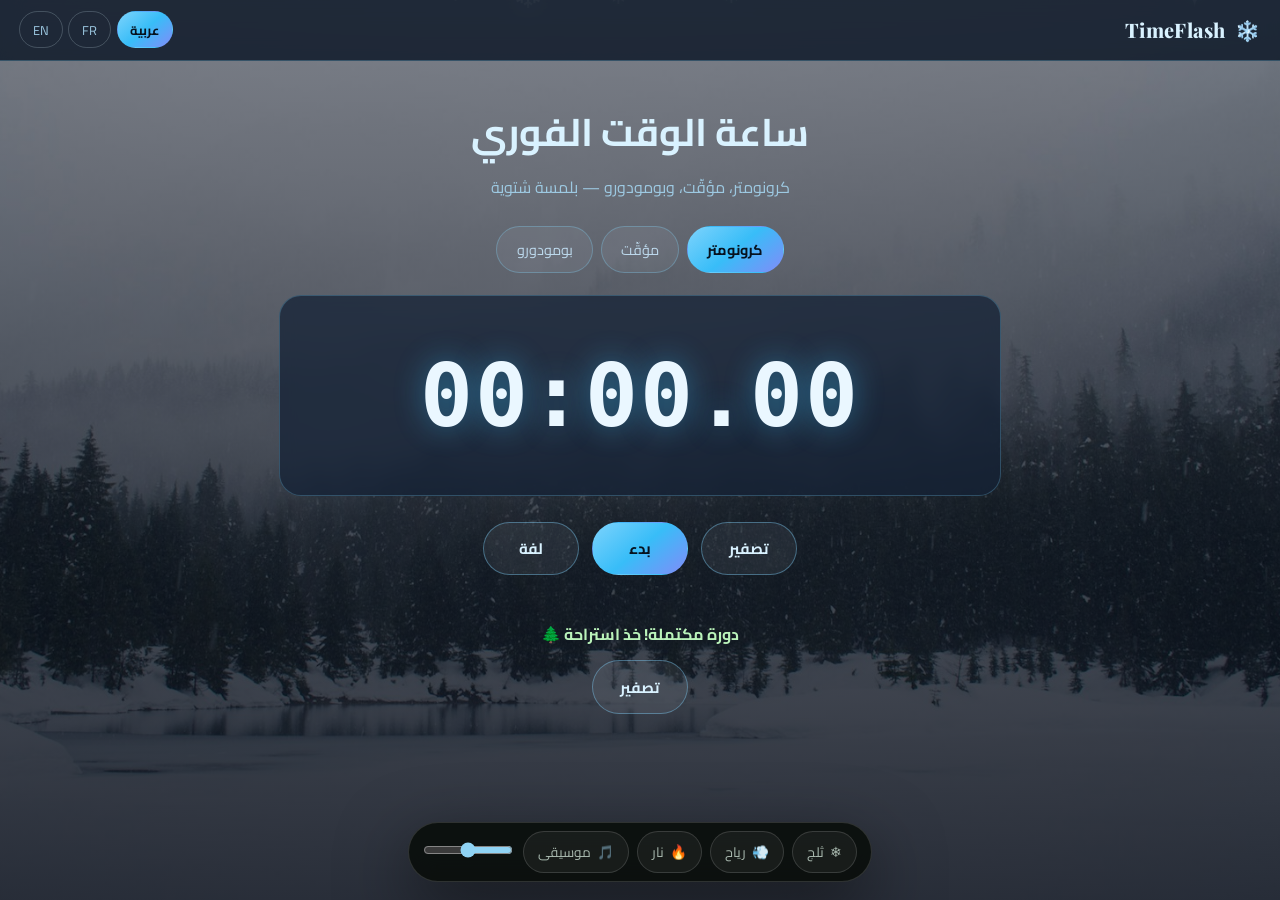
<file: apps/timeflash/index.html>
<!doctype html>
<html lang="ar" dir="rtl" data-season="winter">
<head>
<meta charset="utf-8">
<meta name="viewport" content="width=device-width, initial-scale=1">
<title>TimeFlash ❄️</title>
<link rel="stylesheet" href="../css/base.css">
<link rel="stylesheet" href="css/app.css">
</head>
<body data-season="winter">

<div class="season-particles"></div>

<div class="bg-video-wrap">
  <video class="bg-video" autoplay muted loop playsinline preload="metadata"
    poster="../img/winter.jpg"
    src="https://videos.pexels.com/video-files/28650446/12442878_1920_1080_24fps.mp4"></video>
  <div class="bg-tint"></div>
</div>

<nav class="topbar">
  <div class="brand">❄️ <span data-i18n="brand">TimeFlash</span></div>
  <div class="langs">
    <button data-lang="ar" class="is-active">عربية</button>
    <button data-lang="fr">FR</button>
    <button data-lang="en">EN</button>
  </div>
</nav>

<main class="tf-wrap">
  <header class="tf-head reveal">
    <h1 data-i18n="head.title">ساعة الوقت الفوري</h1>
    <p data-i18n="head.sub">كرونومتر، مؤقّت، وبومودورو — بلمسة شتوية</p>
  </header>

  <div class="tf-tabs reveal" id="tfTabs">
    <button class="ttab on" data-mode="stopwatch" data-i18n="tab.stopwatch">كرونومتر</button>
    <button class="ttab" data-mode="timer" data-i18n="tab.timer">مؤقّت</button>
    <button class="ttab" data-mode="pomodoro" data-i18n="tab.pomodoro">بومودورو</button>
  </div>

  <div class="tf-display reveal" id="tfDisplay">00:00:00</div>

  <div class="tf-controls reveal" id="tfControls">
    <button class="ctl reset" id="btnReset" data-i18n="ctl.reset">تصفير</button>
    <button class="ctl start" id="btnStart" data-i18n="ctl.start">بدء</button>
    <button class="ctl lap" id="btnLap" data-i18n="ctl.lap">لفة</button>
  </div>

  <!-- timer presets -->
  <div class="presets reveal" id="presets">
    <button class="preset" data-m="1" data-i18n="preset.1m">1 دقيقة</button>
    <button class="preset" data-m="5" data-i18n="preset.5m">5 دقائق</button>
    <button class="preset" data-m="15" data-i18n="preset.15m">15 دقيقة</button>
    <button class="preset" data-m="30" data-i18n="preset.30m">30 دقيقة</button>
    <button class="preset" data-m="60" data-i18n="preset.60m">60 دقيقة</button>
    <button class="preset" data-m="custom" data-i18n="preset.custom">مخصص…</button>
  </div>

  <!-- pomodoro -->
  <div class="pomo reveal" id="pomoBar">
    <div class="pomo-phase" id="pomoPhase" data-i18n="pomo.work">وقت العمل</div>
    <div class="pomo-cycles" id="pomoCycles"></div>
  </div>

  <div class="laps reveal" id="laps"></div>
  <div class="pomo-sessions" id="pomoSessions" hidden>
    <p data-i18n="pomo.done">دورة مكتملة! خذ استراحة 🌲</p>
    <button class="ctl lap" id="btnPomoReset" data-i18n="ctl.reset">تصفير</button>
  </div>
</main>

<!-- audio bar -->
<footer class="audio-bar">
  <div class="audio-group">
    <button class="audio-chip" data-audio="snow">❄ <span data-i18n="audio.snow">ثلج</span></button>
    <button class="audio-chip" data-audio="wind">💨 <span data-i18n="audio.wind">رياح</span></button>
    <button class="audio-chip" data-audio="fire">🔥 <span data-i18n="audio.fire">نار</span></button>
    <button class="audio-chip" data-audio="music">🎵 <span data-i18n="audio.music">موسيقى</span></button>
  </div>
  <div class="audio-vol">
    <input type="range" id="vol" min="0" max="1" step="0.05" value="0.5" aria-label="volume">
  </div>
</footer>

<script>window.APP_BASE="../";</script>
<script src="../js/audio.js"></script>
<script src="../js/i18n.js"></script>
<script src="../js/cinema.js"></script>
<script src="js/app.js"></script>
</body>
</html>
</file>
<file: apps/css/base.css>
/* ===== Season base — shared cinematic design for M.Ghennai apps ===== */
@import url("https://fonts.googleapis.com/css2?family=Cairo:wght@400;600;700;800;900&family=Playfair+Display:wght@500;600;700;800&display=swap");

:root {
  --font-ar: "Cairo", sans-serif;
  --font-serif: "Playfair Display", serif;
  --radius: 16px;
  --panel: rgba(10, 14, 12, .82);
  --panel-solid: #0d1411;
  --border: rgba(255, 255, 255, .14);
  --text: #f0f4f1;
  --muted: #a8b8ae;
  --bg: #070c09;
  --shadow: 0 24px 70px rgba(0, 0, 0, .5);
}

/* seasons */
[data-season="autumn"] { --accent: #e8a13c; --accent2: #c9792a; --glow: rgba(232, 161, 60, .4); }
[data-season="winter"] { --accent: #8fd3f4; --accent2: #5aa9d6; --glow: rgba(143, 211, 244, .35); }
[data-season="spring"] { --accent: #8fe3a0; --accent2: #d982ab; --glow: rgba(143, 227, 160, .35); }
[data-season="summer"] { --accent: #ffd35c; --accent2: #ff9f45; --glow: rgba(255, 211, 92, .4); }
[data-season="study"] { --accent: #a8c0ff; --accent2: #7c93e8; --glow: rgba(168, 192, 255, .4); }
[data-season="assistant"] { --accent: #22d97a; --accent2: #22c7d9; --glow: rgba(34, 217, 122, .35); }

* { margin: 0; padding: 0; box-sizing: border-box; }
html { scroll-behavior: smooth; }

body {
  font-family: var(--font-ar);
  background: var(--bg);
  color: var(--text);
  line-height: 1.75;
  overflow-x: hidden;
}
a { color: inherit; text-decoration: none; }
img { max-width: 100%; display: block; }
button { font-family: inherit; cursor: pointer; }
input, select, textarea { font-family: inherit; }
.container { width: min(1100px, 92%); margin-inline: auto; position: relative; z-index: 2; }
::selection { background: var(--accent); color: #07120b; }

/* ===== cinematic hero ===== */
.season-hero {
  position: relative;
  min-height: 100vh;
  display: flex;
  align-items: center;
  overflow: hidden;
  padding: 120px 0 70px;
}
.season-video {
  position: absolute;
  inset: 0;
  width: 100%; height: 100%;
  object-fit: cover;
  opacity: .5;
  z-index: 0;
}
.season-bg {
  position: absolute;
  inset: 0;
  background: center/cover no-repeat;
  animation: kb 32s ease-in-out infinite alternate;
  z-index: 0;
}
@keyframes kb { from { transform: scale(1); } to { transform: scale(1.12); } }
.season-tint {
  position: absolute;
  inset: 0;
  background:
    linear-gradient(180deg, rgba(4, 8, 6, .55), rgba(4, 8, 6, .78)),
    radial-gradient(ellipse at 50% 0%, var(--glow), transparent 60%);
  z-index: 1;
}
.season-particles { position: absolute; inset: 0; z-index: 2; pointer-events: none; overflow: hidden; }

.particle {
  position: absolute;
  top: -4%;
  animation: fall linear infinite;
  filter: drop-shadow(0 0 6px var(--glow));
}
@keyframes fall { to { transform: translateY(110vh); } }

/* ===== header / nav ===== */
.app-header {
  position: fixed;
  inset: 0 0 auto 0;
  z-index: 100;
  background: rgba(7, 12, 9, .82);
  backdrop-filter: blur(14px);
  border-bottom: 1px solid var(--border);
}
.app-header .container {
  display: flex; align-items: center; justify-content: space-between;
  gap: 14px; height: 66px;
}
.brand { font-family: var(--font-serif); font-weight: 700; font-size: 1.25rem; letter-spacing: .5px; display: flex; align-items: center; gap: 10px; }
.brand .dot { color: var(--accent); }
.nav { display: flex; gap: 20px; }
.nav a { color: var(--muted); font-weight: 700; font-size: .92rem; padding-block: 6px; position: relative; transition: color .2s; }
.nav a:hover { color: var(--text); }
.nav a.active { color: var(--accent); }
.nav a.active::after { content: ""; position: absolute; inset: auto 0 0 0; height: 2px; background: var(--accent); border-radius: 2px; }

.lang-row { display: flex; gap: 6px; }
.lang-btn {
  font-size: .78rem; font-weight: 800; color: var(--muted);
  background: transparent; border: 1px solid var(--border);
  padding: 5px 10px; border-radius: 8px; transition: all .2s;
}
.lang-btn.is-active { color: #06130c; background: var(--accent); border-color: var(--accent); }
.burger { display: none; flex-direction: column; gap: 5px; background: none; border: none; padding: 6px; }
.burger span { width: 24px; height: 2px; background: var(--text); border-radius: 2px; }

/* ===== hero text ===== */
.hero-eyebrow {
  font-family: var(--font-serif);
  color: var(--accent);
  letter-spacing: 2px;
  text-transform: uppercase;
  font-size: .9rem;
  margin-bottom: 12px;
}
.hero-title {
  font-family: var(--font-serif);
  font-size: clamp(2.3rem, 6.5vw, 4.4rem);
  font-weight: 800;
  line-height: 1.12;
}
.hero-title .season-word { color: var(--accent); font-style: italic; }
.hero-sub { color: var(--muted); max-width: 560px; margin-top: 16px; font-size: 1.08rem; }
.hero-actions { display: flex; gap: 12px; flex-wrap: wrap; margin-top: 28px; }

.btn {
  display: inline-flex; align-items: center; justify-content: center; gap: 8px;
  padding: 13px 26px; border-radius: 12px; border: 1px solid transparent;
  font-weight: 800; font-size: .96rem; transition: all .25s;
}
.btn-primary { background: var(--accent); color: #07120b; box-shadow: 0 0 24px var(--glow); }
.btn-primary:hover { transform: translateY(-2px); filter: brightness(1.08); }
.btn-ghost { background: transparent; color: var(--text); border-color: var(--border); }
.btn-ghost:hover { border-color: var(--accent); color: var(--accent); }
.btn-sm { padding: 9px 18px; font-size: .85rem; }

/* ===== sections ===== */
.section { padding: 80px 0; position: relative; }
.section-title { font-family: var(--font-serif); font-size: clamp(1.6rem, 4vw, 2.3rem); font-weight: 800; position: relative; padding-bottom: 12px; }
.section-title::after { content: ""; position: absolute; inset: auto auto 0 0; width: 54px; height: 3px; background: var(--accent); border-radius: 3px; }
.section-sub { color: var(--muted); margin: 6px 0 40px; }

/* cards */
.card {
  background: var(--panel);
  border: 1px solid var(--border);
  border-radius: var(--radius);
  padding: 24px;
  backdrop-filter: blur(10px);
  transition: transform .3s, border-color .3s, box-shadow .3s;
}
.card:hover { transform: translateY(-4px); border-color: var(--accent); box-shadow: var(--shadow); }

/* ===== audio control bar ===== */
.audio-bar {
  position: fixed;
  bottom: 18px;
  left: 50%;
  transform: translateX(-50%);
  z-index: 200;
  display: flex;
  align-items: center;
  gap: 10px;
  background: rgba(9, 14, 11, .9);
  border: 1px solid var(--border);
  border-radius: 40px;
  padding: 8px 14px;
  backdrop-filter: blur(12px);
  box-shadow: var(--shadow);
  flex-wrap: wrap;
  justify-content: center;
  max-width: calc(100vw - 24px);
}
.audio-btn {
  width: 40px; height: 40px; border-radius: 50%;
  border: 1px solid var(--border);
  background: rgba(255, 255, 255, .04);
  color: var(--muted); font-size: 1.05rem;
  display: flex; align-items: center; justify-content: center;
  transition: all .2s; position: relative;
}
.audio-btn:hover { border-color: var(--accent); color: var(--accent); }
.audio-btn.is-on { background: var(--accent); color: #07120b; border-color: var(--accent); }
.audio-btn .tip {
  position: absolute; bottom: 46px; left: 50%; transform: translateX(-50%) scale(.9);
  background: #101712; border: 1px solid var(--border); color: var(--muted);
  font-size: .72rem; padding: 3px 8px; border-radius: 6px;
  opacity: 0; pointer-events: none; transition: all .2s; white-space: nowrap;
}
.audio-btn:hover .tip { opacity: 1; transform: translateX(-50%) scale(1); }
.audio-volume { width: 90px; accent-color: var(--accent); }
.audio-label { color: var(--muted); font-size: .78rem; font-weight: 700; }

/* ===== fixed background video (season apps) ===== */
.bg-video-wrap { position: fixed; inset: 0; z-index: -2; overflow: hidden; }
.bg-video { width: 100%; height: 100%; object-fit: cover; }
.bg-tint {
  position: absolute; inset: 0;
  background: linear-gradient(180deg, rgba(8, 10, 14, .45), rgba(8, 10, 14, .82));
}
[data-season="autumn"] .bg-tint { background: linear-gradient(180deg, rgba(26,14,4,.5), rgba(20,10,3,.88)); }
[data-season="winter"] .bg-tint { background: linear-gradient(180deg, rgba(8,16,30,.5), rgba(8,14,26,.86)); }
[data-season="spring"] .bg-tint { background: linear-gradient(180deg, rgba(20,8,18,.5), rgba(16,6,20,.86)); }
[data-season="summer"] .bg-tint { background: linear-gradient(180deg, rgba(24,16,2,.5), rgba(18,12,2,.86)); }

/* ===== audio chip (season apps) ===== */
.audio-group { display: flex; flex-wrap: wrap; gap: 8px; justify-content: center; }
.audio-chip {
  display: flex; align-items: center; gap: 6px;
  padding: 7px 14px; border-radius: 999px;
  border: 1px solid var(--border);
  background: rgba(255, 255, 255, .05);
  color: var(--muted); font-size: .85rem; cursor: pointer;
  transition: all .2s;
}
.audio-chip:hover { border-color: var(--accent); color: var(--accent); }
.audio-chip.on { background: var(--accent); color: #07120b; border-color: var(--accent); font-weight: 700; }
.audio-vol input[type="range"] { width: 90px; accent-color: var(--accent); cursor: pointer; }

/* ===== forms ===== */
.field { margin-bottom: 16px; }
.field label { display: block; color: var(--muted); font-weight: 700; font-size: .9rem; margin-bottom: 6px; }
.field input, .field select, .field textarea {
  width: 100%; padding: 12px 14px;
  background: rgba(255, 255, 255, .04);
  border: 1px solid var(--border); border-radius: 10px;
  color: var(--text); font-size: .95rem; transition: border-color .2s;
}
.field input:focus, .field select:focus, .field textarea:focus { outline: none; border-color: var(--accent); }

/* ===== floating anim ===== */
@keyframes floaty { 0%, 100% { transform: translateY(0); } 50% { transform: translateY(-12px); } }
.floaty { animation: floaty 6s ease-in-out infinite; }

/* ===== reveals ===== */
.reveal { opacity: 0; transform: translateY(30px); transition: opacity .7s ease, transform .7s ease; }
.reveal.revealed { opacity: 1; transform: none; }

/* ===== responsive ===== */
@media (max-width: 820px) {
  .nav {
    position: fixed; inset: 0 0 0 auto; width: min(300px, 82vw);
    background: var(--panel-solid); border-left: 1px solid var(--border);
    flex-direction: column; padding: 90px 26px; gap: 16px;
    transform: translateX(100%); transition: transform .3s; z-index: 99;
  }
  [dir="rtl"] .nav { inset: 0 auto 0 0; border-left: none; border-right: 1px solid var(--border); transform: translateX(-100%); }
  .nav.open { transform: translateX(0); }
  .nav-overlay.open { display: block; position: fixed; inset: 0; background: rgba(0,0,0,.6); z-index: 98; }
  .burger { display: flex; }
}

@media (prefers-reduced-motion: reduce) {
  .season-bg, .particle { animation: none !important; }
  .reveal { opacity: 1; transform: none; transition: none; }
}
</file>
<file: apps/css/hub.css>
[data-season="hub"] {
  --accent: #f59e0b;
  --bg: #0b0d12;
  --panel: #12151c;
  --panel-solid: #0e1117;
  --border: rgba(255, 255, 255, .08);
  --text: #eef0f6;
  --muted: #9aa2b5;
  --gold: #ffd9a0;
  --shadow: 0 14px 40px rgba(0, 0, 0, .5);
}

body {
  background:
    radial-gradient(1200px 700px at 78% -10%, #231442 0%, transparent 62%),
    radial-gradient(1100px 640px at 8% 112%, #0a1038 0%, transparent 62%),
    radial-gradient(900px 500px at 50% 50%, #120b26 0%, transparent 70%),
    #05060f;
  min-height: 100dvh; display: flex; flex-direction: column;
}

/* ===== background: one legendary 4K video ===== */
.hub-video { position: fixed; inset: 0; z-index: -1; overflow: hidden; }
.hub-video video { width: 100%; height: 100%; object-fit: cover; opacity: .5; filter: saturate(.85) brightness(.9); }

/* ===== content sits above the fixed video ===== */
.topbar {
  position: sticky; top: 0; z-index: 60;
  display: flex; align-items: center; justify-content: space-between; gap: 1rem;
  padding: .7rem 1.2rem; background: rgba(11, 13, 18, .85); backdrop-filter: blur(10px);
  border-bottom: 1px solid var(--border);
}
.topbar .brand { font-weight: 800; color: var(--gold); letter-spacing: .4px; }
.langs { display: flex; gap: .35rem; }
.langs button {
  background: transparent; color: var(--muted); border: 1px solid var(--border);
  border-radius: 999px; padding: .35rem .8rem; cursor: pointer; font-size: .8rem; transition: .25s;
}
.langs button.is-active { background: var(--accent); color: #171204; border-color: transparent; font-weight: 700; }

.hub-hero { text-align: center; padding: 3.4rem 1.2rem 1rem; }
.season-badge {
  display: inline-block; padding: .4rem 1.1rem; border-radius: 999px;
  background: rgba(245, 158, 11, .14); border: 1px solid rgba(245, 158, 11, .45);
  color: var(--gold); font-size: 1.1rem; margin-bottom: 1rem;
}
.hub-hero h1 { font-size: clamp(1.9rem, 5vw, 3rem); margin: 0 0 .6rem; color: var(--text); font-weight: 900; }
.hub-hero p { color: var(--muted); max-width: 46rem; margin: 0 auto; font-size: 1.02rem; }

.hub-main { flex: 1; max-width: 1060px; margin: 0 auto; padding: 1.4rem 1.2rem 2rem; width: 100%; display: flex; flex-direction: column; gap: 1.6rem; }

/* ===== featured assistant card ===== */
.assist-card {
  position: relative; display: flex; align-items: center; gap: 1.2rem; text-decoration: none;
  background:
    radial-gradient(500px 220px at 90% 0%, rgba(34, 217, 122, .22), transparent 60%),
    linear-gradient(160deg, rgba(18, 34, 26, .9), rgba(9, 16, 12, .92));
  border: 1px solid rgba(34, 217, 122, .5); border-radius: 22px; padding: 1.6rem 1.6rem;
  transition: transform .3s, border-color .3s, box-shadow .3s; overflow: hidden;
  box-shadow: 0 20px 60px rgba(0, 0, 0, .5), 0 0 40px rgba(34, 217, 122, .12);
}
.assist-card:hover { transform: translateY(-6px); border-color: #22d97a; box-shadow: 0 24px 70px rgba(0, 0, 0, .6), 0 0 50px rgba(34, 217, 122, .22); }
.assist-emoji {
  flex: 0 0 auto; font-size: 3.4rem; width: 86px; height: 86px; display: grid; place-items: center;
  border-radius: 22px; background: rgba(34, 217, 122, .16); border: 1px solid rgba(34, 217, 122, .4);
  filter: drop-shadow(0 8px 20px rgba(34, 217, 122, .35));
}
.assist-info { flex: 1; min-width: 0; }
.assist-info h2 { margin: 0 0 .35rem; font-size: 1.5rem; color: #eafff4; }
.assist-info p { margin: 0 0 .8rem; color: #b9cfc4; font-size: .95rem; line-height: 1.7; max-width: 46rem; }
.assist-tags { display: flex; flex-wrap: wrap; gap: .45rem; }
.assist-tags span {
  font-size: .78rem; font-weight: 700; color: #c9ffdf; padding: .25rem .7rem; border-radius: 999px;
  background: rgba(34, 217, 122, .14); border: 1px solid rgba(34, 217, 122, .35);
}
.assist-card .app-arrow { align-self: center; }

/* ===== season blocks ===== */
.season-block { display: flex; flex-direction: column; gap: .8rem; }
.season-title {
  display: flex; align-items: center; gap: .55rem; margin: 0;
  font-size: 1.2rem; color: var(--text); font-weight: 800;
  letter-spacing: .3px;
}
.s-emoji { font-size: 1.35rem; }
.season-title::after { content: ""; flex: 1; height: 1px; background: var(--border); }
.season-grid { display: grid; grid-template-columns: repeat(auto-fit, minmax(240px, 1fr)); gap: 1.2rem; }
.season-block[data-season-block] .season-grid { grid-template-columns: 1fr; }
.season-block[data-season-block] .app-card { max-width: 100%; }

.app-card {
  position: relative; display: flex; flex-direction: column; gap: .5rem; text-decoration: none;
  background: var(--panel); border: 1px solid var(--border); border-radius: 18px; padding: 1.6rem 1.4rem;
  transition: transform .3s, border-color .3s, box-shadow .3s; overflow: hidden;
}
.app-card::before {
  content: ""; position: absolute; inset: 0; opacity: 0; transition: opacity .3s;
  background: radial-gradient(400px 200px at 50% 0%, color-mix(in srgb, var(--accent, #f59e0b) 25%, transparent), transparent 70%);
}
.app-card:hover { transform: translateY(-6px); border-color: color-mix(in srgb, var(--accent, #f59e0b) 60%, transparent); box-shadow: var(--shadow); }
.app-card:hover::before { opacity: 1; }
.app-card * { position: relative; z-index: 1; }
.app-emoji { font-size: 2.6rem; filter: drop-shadow(0 8px 18px rgba(0,0,0,.5)); }
.app-card h2 { margin: 0; font-size: 1.25rem; color: var(--text); }
.app-card p { margin: 0; color: var(--muted); font-size: .9rem; line-height: 1.6; flex: 1; }
.app-arrow { align-self: flex-end; color: var(--gold); font-size: 1.3rem; transition: transform .3s; }
.app-card:hover .app-arrow { transform: translateX(-6px); }

.hub-back { text-align: center; padding: 0 1.2rem 2rem; }
.hub-back a { color: var(--muted); text-decoration: none; border-bottom: 1px dashed var(--border); }
.hub-back a:hover { color: var(--gold); }
</file>
<file: apps/ai-chat/css/app.css>
[data-season="spring"] {
  --c-accent: #e91e8c;
  --c-accent2: #7c3aed;
  --c-card: rgba(46, 16, 40, .72);
  --c-grad: linear-gradient(135deg, #ff5ea8 0%, #e91e8c 50%, #7c3aed 100%);
}

.topbar {
  position: sticky; top: 0; z-index: 60;
  display: flex; align-items: center; justify-content: space-between; gap: 1rem;
  padding: .7rem 1.2rem; background: rgba(30, 8, 26, .82); backdrop-filter: blur(10px);
  border-bottom: 1px solid rgba(255, 94, 168, .25);
}
.topbar .brand { font-weight: 800; color: #ffd7ec; letter-spacing: .4px; }
.icon-btn {
  background: rgba(255, 94, 168, .14); color: #ffd7ec; border: 1px solid rgba(255, 94, 168, .45);
  border-radius: 999px; padding: .45rem .85rem; cursor: pointer; font-size: 1rem; transition: .25s;
}
.icon-btn:hover { background: rgba(255, 94, 168, .3); }
.langs { display: flex; gap: .35rem; }
.langs button {
  background: transparent; color: #d8a8c2; border: 1px solid rgba(255, 215, 236, .2);
  border-radius: 999px; padding: .35rem .8rem; cursor: pointer; font-size: .8rem; transition: .25s;
}
.langs button.is-active { background: var(--c-grad); color: #fff; border-color: transparent; font-weight: 700; }

.chat-wrap {
  display: grid; grid-template-rows: auto 1fr auto; height: calc(100dvh - 58px);
  max-width: 860px; margin: 0 auto;
}
.chat-hero { text-align: center; padding: 1.4rem 1rem .6rem; }
.chat-logo {
  width: 54px; height: 54px; margin: 0 auto .4rem; display: grid; place-items: center;
  font-size: 1.7rem; border-radius: 18px; background: var(--c-grad); box-shadow: 0 10px 30px rgba(233,30,140,.4);
}
.chat-hero h1 { margin: 0; font-size: 1.4rem; color: #ffd7ec; }
.chat-hero p { margin: .3rem 0 0; color: #d8a8c2; font-size: .85rem; }

.chat-main {
  overflow-y: auto; padding: 1rem 1rem 1.5rem; display: flex; flex-direction: column; gap: 1rem;
}
.chat-main::-webkit-scrollbar { width: 6px; }
.chat-main::-webkit-scrollbar-thumb { background: rgba(255,94,168,.3); border-radius: 3px; }

.msg { display: flex; gap: .6rem; align-items: flex-start; }
.msg.user { flex-direction: row-reverse; }
.avatar {
  flex: 0 0 auto; width: 34px; height: 34px; border-radius: 50%; display: grid; place-items: center;
  background: var(--c-grad); color: #fff; font-size: 1rem;
}
.msg.user .avatar { background: rgba(255,255,255,.12); }
.bubble {
  max-width: 78%; padding: .75rem 1rem; border-radius: 16px; font-size: .95rem; line-height: 1.55;
  background: var(--c-card); border: 1px solid rgba(255, 94, 168, .2); color: #ffe8f4;
  white-space: pre-wrap; word-break: break-word;
}
.msg.user .bubble { background: var(--c-grad); color: #fff; border-color: transparent; border-end-end-radius: 4px; }
.msg.bot .bubble { border-start-start-radius: 4px; }
.bubble.loading::after { content: "▋"; animation: blink 1s infinite; color: #ff9ecb; }
@keyframes blink { 0%, 100% { opacity: 1; } 50% { opacity: 0; } }
.bubble pre { background: rgba(0,0,0,.35); padding: .6rem; border-radius: 8px; overflow-x: auto; }
.bubble code { font-family: ui-monospace, Menlo, monospace; font-size: .85em; }
.bubble .err { color: #ff8a8a; }

.chat-input {
  display: flex; gap: .6rem; align-items: flex-end; padding: .8rem 1rem 1rem;
  border-top: 1px solid rgba(255, 94, 168, .18);
}
.chat-input textarea {
  flex: 1; resize: none; max-height: 140px; padding: .8rem 1rem; border-radius: 16px;
  background: var(--c-card); border: 1px solid rgba(255, 94, 168, .3); color: #ffe8f4; font-size: .95rem; line-height: 1.4;
}
.chat-input textarea::placeholder { color: #a87690; }
.chat-input textarea:focus { outline: none; border-color: var(--c-accent); }
.send-btn {
  flex: 0 0 auto; width: 46px; height: 46px; border-radius: 50%; border: none; cursor: pointer;
  background: var(--c-grad); color: #fff; font-size: 1.1rem; transition: .2s;
}
.send-btn:hover { filter: brightness(1.15); transform: translateY(-2px); }
.send-btn:disabled { opacity: .5; cursor: not-allowed; transform: none; }
.send-btn.stop-btn { background: #ff5470; font-size: .8rem; animation: pulse 1.4s infinite; }
@keyframes pulse { 0%, 100% { box-shadow: 0 0 0 0 rgba(255, 84, 112, .5); } 50% { box-shadow: 0 0 0 8px rgba(255, 84, 112, 0); } }
.bubble.stopped { color: #ffb3b3; font-style: italic; border-color: rgba(255, 84, 112, .45); }

.settings {
  position: fixed; top: 0; inset-inline-end: 0; height: 100dvh; width: min(400px, 94vw); z-index: 90;
  background: #1c0a18; border-inline-start: 1px solid rgba(255,94,168,.35);
  transform: translateX(100%); transition: transform .35s cubic-bezier(.4,0,.2,1);
  display: flex; flex-direction: column;
}
[dir="rtl"] .settings { transform: translateX(-100%); }
.settings.open { transform: translateX(0); }
.settings-head { display: flex; justify-content: space-between; align-items: center; padding: 1rem 1.2rem; border-bottom: 1px solid rgba(255,94,168,.2); }
.settings-head h3 { margin: 0; color: #ffd7ec; }
.cart-close { background: transparent; color: #d8a8c2; border: none; font-size: 1.3rem; cursor: pointer; }
.settings-body { flex: 1; overflow-y: auto; padding: 1.2rem; display: flex; flex-direction: column; gap: .9rem; }
.field { display: flex; flex-direction: column; gap: .35rem; }
.field > span { color: #d8a8c2; font-size: .85rem; font-weight: 700; }
.field input, .field select {
  width: 100%; padding: .7rem .9rem; border-radius: 10px;
  background: rgba(255,255,255,.06); border: 1px solid rgba(255,94,168,.3); color: #ffe8f4; font-size: .9rem;
}
.field input:focus, .field select:focus { outline: none; border-color: var(--c-accent); }
.key-row { display: flex; gap: .4rem; }
.key-row input { flex: 1; }
.key-row .icon-btn { padding: .55rem .7rem; }
.hint { color: #a87690; font-size: .75rem; line-height: 1.5; }
.builtin { color: #7dd87d; font-size: .8rem; font-weight: 700; margin: 0; }
.set-status { color: #7dd87d; font-size: .85rem; font-weight: 700; }

.btn { display: inline-block; padding: .7rem 1.3rem; border-radius: 999px; font-weight: 700; font-size: .92rem; cursor: pointer; transition: .25s; text-align: center; text-decoration: none; }
.btn.primary { background: var(--c-grad); color: #fff; border: none; }
.btn.primary:hover { filter: brightness(1.12); }
.btn.ghost { background: transparent; color: #d8a8c2; border: 1px solid rgba(255,215,236,.4); }
.btn.ghost:hover { background: rgba(255,215,236,.1); }

.cart-overlay { position: fixed; inset: 0; background: rgba(0,0,0,.55); z-index: 85; opacity: 0; pointer-events: none; transition: opacity .3s; }
.cart-overlay.open { opacity: 1; pointer-events: auto; }
</file>
<file: apps/assistant/css/app.css>
[data-season="assistant"] {
  --c-accent: #22d97a;
  --c-accent2: #22c7d9;
  --c-card: rgba(12, 22, 17, .78);
  --c-grad: linear-gradient(135deg, #22d97a 0%, #22c7d9 100%);
  --c-soft: #cfffe1;
  --c-muted: #a4bdb0;
}

body { background: #060d09; }

.topbar {
  position: sticky; top: 0; z-index: 60;
  display: flex; align-items: center; justify-content: space-between; gap: 1rem;
  padding: .7rem 1.2rem; background: rgba(7, 15, 10, .85); backdrop-filter: blur(10px);
  border-bottom: 1px solid rgba(34, 217, 122, .22);
}
.topbar .brand { font-weight: 800; color: #dcffe9; letter-spacing: .4px; }
.langs { display: flex; gap: .35rem; }
.langs button {
  background: transparent; color: var(--c-muted); border: 1px solid rgba(220, 255, 233, .2);
  border-radius: 999px; padding: .35rem .8rem; cursor: pointer; font-size: .8rem; transition: .25s;
}
.langs button.is-active { background: var(--c-grad); color: #06130c; border-color: transparent; font-weight: 700; }

.asst-wrap {
  max-width: 1060px; margin: 0 auto; padding: 2.2rem 1rem 8rem;
}
.asst-head { text-align: center; margin-bottom: 1.6rem; }
.asst-logo {
  width: 60px; height: 60px; margin: 0 auto .5rem; display: grid; place-items: center;
  font-size: 1.9rem; border-radius: 20px; background: var(--c-grad); box-shadow: 0 10px 30px rgba(34, 217, 122, .4);
}
.asst-head h1 { font-size: 1.9rem; color: #e6ffee; }
.asst-head p { color: var(--c-muted); font-size: .95rem; margin-top: .3rem; max-width: 40rem; margin-inline: auto; }

.asst-grid {
  display: grid; grid-template-columns: 1fr 1fr; gap: 1.2rem; align-items: start;
}
.asst-card {
  background: var(--c-card); border: 1px solid rgba(34, 217, 122, .22);
  border-radius: 20px; padding: 1.4rem 1.4rem; backdrop-filter: blur(10px);
}
.asst-wide { grid-column: 1 / -1; }
.card-title { font-size: 1.2rem; color: #eafff2; margin-bottom: .15rem; }
.card-sub { color: var(--c-muted); font-size: .85rem; margin-bottom: 1rem; }

/* ===== calm ===== */
.audio-group { display: flex; flex-wrap: wrap; gap: .5rem; }
.audio-chip {
  display: inline-flex; align-items: center; gap: .4rem;
  padding: .5rem .9rem; border-radius: 999px;
  border: 1px solid rgba(34, 217, 122, .35); background: rgba(255, 255, 255, .05);
  color: var(--c-muted); font-size: .82rem; cursor: pointer; transition: all .2s;
}
.audio-chip:hover { border-color: var(--c-accent); color: var(--c-soft); }
.audio-chip.on { background: var(--c-grad); color: #06130c; border-color: transparent; font-weight: 700; }
.calm-vol { margin-top: 1rem; display: flex; align-items: center; gap: .7rem; }
.calm-label { color: var(--c-muted); font-size: .8rem; font-weight: 700; white-space: nowrap; }
.calm-vol input[type="range"] { flex: 1; accent-color: var(--c-accent); cursor: pointer; }

/* ===== time (pomodoro) ===== */
.pomo-top { display: flex; flex-direction: column; gap: .2rem; margin-bottom: .4rem; }
.pomo-phase { font-size: 1.1rem; font-weight: 800; color: #e6ffee; }
.pomo-ring {
  width: 190px; height: 190px; margin: .7rem auto 1rem;
  border-radius: 50%; padding: 9px;
  background: conic-gradient(var(--c-accent) var(--pct, 100%), rgba(255, 255, 255, .08) 0);
  display: grid; place-items: center;
  box-shadow: 0 0 40px rgba(34, 217, 122, .22);
  transition: background .3s;
}
.pomo-ring-in {
  width: 100%; height: 100%; border-radius: 50%;
  background: #0a140f; display: grid; place-items: center; text-align: center;
}
.pomo-time { font-size: 2.4rem; font-weight: 800; color: #fff; font-variant-numeric: tabular-nums; }
.pomo-msg {
  text-align: center; font-weight: 800; color: var(--c-accent);
  background: rgba(34, 217, 122, .1); border: 1px dashed rgba(34, 217, 122, .4);
  border-radius: 12px; padding: .55rem; margin-bottom: .8rem; font-size: .9rem;
}
.pomo-controls { display: flex; gap: .6rem; justify-content: center; flex-wrap: wrap; }
.ctl {
  background: rgba(34, 217, 122, .1); color: #d6ffe4; border: 1px solid rgba(34, 217, 122, .35);
  border-radius: 999px; padding: .5rem 1.3rem; font-weight: 700; font-size: .88rem; cursor: pointer; transition: .2s;
}
.ctl:hover { background: rgba(34, 217, 122, .25); }
.ctl.start { background: var(--c-grad); color: #06130c; border-color: transparent; box-shadow: 0 0 18px rgba(34, 217, 122, .4); }
.ctl.start.paused { background: #ffb347; color: #1a0e00; }
.pomo-settings {
  display: grid; grid-template-columns: repeat(3, 1fr); gap: .6rem; margin-top: 1.2rem; align-items: end;
}
.mini-field { display: flex; flex-direction: column; gap: .3rem; }
.mini-field span { color: var(--c-muted); font-size: .72rem; font-weight: 700; }
.mini-field input {
  width: 100%; padding: .45rem .55rem; border-radius: 10px;
  background: rgba(255, 255, 255, .05); border: 1px solid rgba(34, 217, 122, .3); color: #e6ffee; font-size: .9rem;
}
.mini-field input:focus { outline: none; border-color: var(--c-accent); }
.mini-check {
  display: flex; align-items: center; gap: .4rem; color: var(--c-muted); font-size: .76rem; font-weight: 700;
  grid-column: 1 / -1; cursor: pointer;
}
.mini-check input { accent-color: var(--c-accent); }

/* ===== chat ===== */
.chat-main {
  height: 320px; overflow-y: auto; padding: .2rem .1rem 1rem; display: flex; flex-direction: column; gap: .8rem;
}
.chat-main::-webkit-scrollbar { width: 6px; }
.chat-main::-webkit-scrollbar-thumb { background: rgba(34, 217, 122, .3); border-radius: 3px; }
.msg { display: flex; gap: .6rem; align-items: flex-start; }
.msg.user { flex-direction: row-reverse; }
.avatar {
  flex: 0 0 auto; width: 32px; height: 32px; border-radius: 50%; display: grid; place-items: center;
  background: var(--c-grad); color: #06130c; font-size: .95rem;
}
.msg.user .avatar { background: rgba(255, 255, 255, .12); color: #fff; }
.bubble {
  max-width: 80%; padding: .7rem .95rem; border-radius: 16px; font-size: .93rem; line-height: 1.55;
  background: var(--c-card); border: 1px solid rgba(34, 217, 122, .2); color: #e2ffee;
  white-space: pre-wrap; word-break: break-word;
}
.msg.user .bubble { background: var(--c-grad); color: #06130c; border-color: transparent; border-end-end-radius: 4px; }
.msg.bot .bubble { border-start-start-radius: 4px; }
.bubble.loading::after { content: "▋"; animation: blink 1s infinite; color: #6fe8a6; }
@keyframes blink { 0%, 100% { opacity: 1; } 50% { opacity: 0; } }
.bubble pre { background: rgba(0, 0, 0, .35); padding: .6rem; border-radius: 8px; overflow-x: auto; }
.bubble code { font-family: ui-monospace, Menlo, monospace; font-size: .85em; }
.bubble.err { color: #ff9c9c; }
.bubble.stopped { color: #ffd0a0; font-style: italic; border-color: rgba(255, 179, 71, .45); }
.chat-input {
  display: flex; gap: .6rem; align-items: flex-end; padding-top: .9rem;
  border-top: 1px solid rgba(34, 217, 122, .18);
}
.chat-input textarea {
  flex: 1; resize: none; max-height: 140px; padding: .75rem .95rem; border-radius: 16px;
  background: rgba(255, 255, 255, .05); border: 1px solid rgba(34, 217, 122, .3); color: #e6ffee; font-size: .93rem; line-height: 1.4;
}
.chat-input textarea::placeholder { color: #7fa892; }
.chat-input textarea:focus { outline: none; border-color: var(--c-accent); }
.send-btn {
  flex: 0 0 auto; width: 44px; height: 44px; border-radius: 50%; border: none; cursor: pointer;
  background: var(--c-grad); color: #06130c; font-size: 1.1rem; transition: .2s;
}
.send-btn:hover { filter: brightness(1.12); transform: translateY(-2px); }
.send-btn:disabled { opacity: .5; cursor: not-allowed; transform: none; }
.send-btn.stop-btn { background: #ff5470; color: #fff; font-size: .8rem; animation: pulse 1.4s infinite; }
@keyframes pulse { 0%, 100% { box-shadow: 0 0 0 0 rgba(255, 84, 112, .5); } 50% { box-shadow: 0 0 0 8px rgba(255, 84, 112, 0); } }

/* ===== upload ===== */
.dropzone {
  border: 2px dashed rgba(34, 217, 122, .4); border-radius: 16px;
  padding: 1.6rem 1rem; text-align: center; cursor: pointer; transition: all .25s;
  background: rgba(34, 217, 122, .05);
}
.dropzone:hover, .dropzone.drag { border-color: var(--c-accent); background: rgba(34, 217, 122, .12); }
.dz-icon { font-size: 2rem; }
.dz-inner p { color: var(--c-muted); font-size: .9rem; margin: .4rem 0 .8rem; }
.dz-btn {
  background: var(--c-grad); color: #06130c; border: none; border-radius: 999px;
  padding: .55rem 1.4rem; font-weight: 800; font-size: .88rem; cursor: pointer; transition: .2s;
}
.dz-btn:hover { filter: brightness(1.12); transform: translateY(-2px); }
.file-title { color: #dcffe9; font-weight: 800; font-size: .98rem; margin: 1.1rem 0 .5rem; }
.file-list { list-style: none; display: flex; flex-direction: column; gap: .45rem; max-height: 260px; overflow-y: auto; }
.file-list::-webkit-scrollbar { width: 6px; }
.file-list::-webkit-scrollbar-thumb { background: rgba(34, 217, 122, .25); border-radius: 3px; }
.file-item {
  display: flex; align-items: center; gap: .6rem;
  background: rgba(255, 255, 255, .04); border: 1px solid rgba(34, 217, 122, .16);
  border-radius: 12px; padding: .5rem .7rem; transition: all .2s;
}
.file-item:hover { border-color: rgba(34, 217, 122, .4); }
.file-ico { font-size: 1.1rem; flex: 0 0 auto; }
.file-meta { flex: 1; min-width: 0; }
.file-name { font-size: .86rem; color: #e6ffee; font-weight: 700; white-space: nowrap; overflow: hidden; text-overflow: ellipsis; }
.file-size { font-size: .72rem; color: var(--c-muted); }
.file-acts { display: flex; gap: .3rem; flex: 0 0 auto; }
.fbtn {
  background: transparent; border: none; cursor: pointer; font-size: .95rem;
  color: var(--c-muted); padding: .15rem .3rem; border-radius: 6px; transition: .15s;
}
.fbtn:hover { background: rgba(34, 217, 122, .18); color: #fff; }
.fbtn.del:hover { background: rgba(255, 84, 112, .2); color: #ff8f8f; }
.file-empty { color: var(--c-muted); text-align: center; font-size: .88rem; padding: 1rem 0 0; }

/* ===== responsive ===== */
@media (max-width: 820px) {
  .asst-grid { grid-template-columns: 1fr; }
  .asst-wide { grid-column: auto; }
  .chat-main { height: 280px; }
}
</file>
<file: apps/business-assistant/css/app.css>
[data-season="autumn"] {
  --c-accent: #e8890c;
  --c-accent2: #d4550c;
  --c-card: rgba(42, 24, 8, .78);
  --c-grad: linear-gradient(160deg, #6b2d07 0%, #b3541e 45%, #e8890c 100%);
}

.topbar {
  position: sticky; top: 0; z-index: 60;
  display: flex; align-items: center; justify-content: space-between; gap: 1rem;
  padding: .7rem 1.2rem; background: rgba(26, 14, 4, .85); backdrop-filter: blur(10px);
  border-bottom: 1px solid rgba(232, 137, 12, .25);
}
.topbar .brand { font-weight: 800; color: #ffd9a0; letter-spacing: .4px; }
.langs { display: flex; gap: .35rem; }
.langs button {
  background: transparent; color: #cbb28e; border: 1px solid rgba(255, 217, 160, .2);
  border-radius: 999px; padding: .35rem .8rem; cursor: pointer; font-size: .8rem; transition: .25s;
}
.langs button.is-active { background: var(--c-accent); color: #211002; border-color: transparent; font-weight: 700; }

.chat-wrap {
  display: grid; grid-template-rows: auto auto 1fr auto; height: calc(100dvh - 58px);
  max-width: 860px; margin: 0 auto;
}
.chat-hero { text-align: center; padding: 1.3rem 1rem .4rem; }
.chat-logo {
  width: 54px; height: 54px; margin: 0 auto .4rem; display: grid; place-items: center;
  font-size: 1.7rem; border-radius: 18px; background: var(--c-grad); box-shadow: 0 10px 30px rgba(212, 85, 12, .4);
}
.chat-hero h1 { margin: 0; font-size: 1.4rem; color: #ffd9a0; }
.chat-hero p { margin: .3rem 0 0; color: #cbb28e; font-size: .85rem; }

.chips { display: flex; gap: .5rem; flex-wrap: wrap; justify-content: center; padding: .6rem 1rem .4rem; }
.chip {
  background: rgba(232, 137, 12, .12); color: #ffd9a0; border: 1px solid rgba(232, 137, 12, .4);
  border-radius: 999px; padding: .45rem .95rem; cursor: pointer; font-size: .82rem; transition: .25s;
}
.chip:hover { background: rgba(232, 137, 12, .3); }

.chat-main {
  overflow-y: auto; padding: .8rem 1rem 1.4rem; display: flex; flex-direction: column; gap: 1rem;
}
.chat-main::-webkit-scrollbar { width: 6px; }
.chat-main::-webkit-scrollbar-thumb { background: rgba(232, 137, 12, .3); border-radius: 3px; }

.msg { display: flex; gap: .6rem; align-items: flex-start; }
.msg.user { flex-direction: row-reverse; }
.avatar {
  flex: 0 0 auto; width: 34px; height: 34px; border-radius: 50%; display: grid; place-items: center;
  background: var(--c-grad); color: #fff; font-size: 1rem;
}
.msg.user .avatar { background: rgba(255, 255, 255, .12); }
.bubble {
  max-width: 78%; padding: .75rem 1rem; border-radius: 16px; font-size: .95rem; line-height: 1.55;
  background: var(--c-card); border: 1px solid rgba(232, 137, 12, .22); color: #ffe8c9;
  white-space: pre-wrap; word-break: break-word;
}
.msg.user .bubble { background: var(--c-grad); color: #fff; border-color: transparent; border-end-end-radius: 4px; }
.msg.bot .bubble { border-start-start-radius: 4px; }
.bubble.loading::after { content: "▋"; animation: blink 1s infinite; color: #ffb15e; }
@keyframes blink { 0%, 100% { opacity: 1; } 50% { opacity: 0; } }
.bubble .err { color: #ff8a8a; }

.chat-input {
  display: flex; gap: .6rem; align-items: flex-end; padding: .8rem 1rem 1rem;
  border-top: 1px solid rgba(232, 137, 12, .18);
}
.chat-input textarea {
  flex: 1; resize: none; max-height: 140px; padding: .8rem 1rem; border-radius: 16px;
  background: var(--c-card); border: 1px solid rgba(232, 137, 12, .3); color: #ffe8c9; font-size: .95rem; line-height: 1.4;
}
.chat-input textarea::placeholder { color: #a8844e; }
.chat-input textarea:focus { outline: none; border-color: var(--c-accent); }
.send-btn {
  flex: 0 0 auto; width: 46px; height: 46px; border-radius: 50%; border: none; cursor: pointer;
  background: var(--c-grad); color: #fff; font-size: 1.1rem; transition: .2s;
}
.send-btn:hover { filter: brightness(1.15); transform: translateY(-2px); }
.send-btn:disabled { opacity: .5; cursor: not-allowed; transform: none; }
.send-btn.stop-btn { background: #ff5470; font-size: .8rem; animation: pulse 1.4s infinite; }
@keyframes pulse { 0%, 100% { box-shadow: 0 0 0 0 rgba(255, 84, 112, .5); } 50% { box-shadow: 0 0 0 8px rgba(255, 84, 112, 0); } }
.bubble.stopped { color: #ffb3b3; font-style: italic; border-color: rgba(255, 84, 112, .45); }
.msg-actions { margin-top: .6rem; display: flex; gap: .4rem; }
.mini-btn {
  background: rgba(232, 137, 12, .12); color: #ffd9a0; border: 1px solid rgba(232, 137, 12, .4);
  border-radius: 999px; padding: .25rem .7rem; font-size: .75rem; cursor: pointer; transition: .2s;
}
.mini-btn:hover { background: rgba(232, 137, 12, .3); }
</file>
<file: apps/study/css/app.css>
[data-season="study"] {
  --c-accent: #a8c0ff;
  --c-accent2: #7c93e8;
  --c-card: rgba(18, 14, 36, .78);
  --c-grad: linear-gradient(160deg, #4b3f8f 0%, #7c93e8 55%, #a8c0ff 100%);
  --c-soft: #cfd9ff;
  --c-muted: #9aa5d0;
}

body { background: #08061a; }

.topbar {
  position: sticky; top: 0; z-index: 60;
  display: flex; align-items: center; justify-content: space-between; gap: 1rem;
  padding: .7rem 1.2rem; background: rgba(14, 11, 30, .85); backdrop-filter: blur(10px);
  border-bottom: 1px solid rgba(168, 192, 255, .22);
}
.topbar .brand { font-weight: 800; color: #e2e9ff; letter-spacing: .4px; }
.langs { display: flex; gap: .35rem; }
.langs button {
  background: transparent; color: var(--c-muted); border: 1px solid rgba(226, 233, 255, .2);
  border-radius: 999px; padding: .35rem .8rem; cursor: pointer; font-size: .8rem; transition: .25s;
}
.langs button.is-active { background: var(--c-grad); color: #fff; border-color: transparent; font-weight: 700; }

.study-wrap {
  max-width: 980px; margin: 0 auto; padding: 2.2rem 1rem 8rem;
}
.study-head { text-align: center; margin-bottom: 1.6rem; }
.study-head h1 { font-size: 1.9rem; color: #e8eeff; }
.study-head p { color: var(--c-muted); font-size: .92rem; margin-top: .3rem; }

.stats-row {
  display: grid; grid-template-columns: repeat(3, 1fr); gap: .8rem; margin-bottom: 1.6rem;
}
.stat-card {
  background: var(--c-card); border: 1px solid rgba(168, 192, 255, .2);
  border-radius: 16px; padding: 1rem; text-align: center;
}
.stat-num { display: block; font-size: 1.7rem; font-weight: 800; color: var(--c-accent); }
.stat-label { color: var(--c-muted); font-size: .8rem; }

.study-grid {
  display: grid; grid-template-columns: 1.05fr 1fr; gap: 1.4rem; align-items: start;
}

/* ===== pomodoro ===== */
.pomodoro-card, .tasks-card {
  background: var(--c-card); border: 1px solid rgba(168, 192, 255, .22);
  border-radius: 20px; padding: 1.5rem; backdrop-filter: blur(10px);
}
.pomo-top { display: flex; flex-direction: column; gap: .2rem; margin-bottom: .4rem; }
.pomo-phase { font-size: 1.15rem; font-weight: 800; color: #e8eeff; }
.pomo-task { color: var(--c-muted); font-size: .85rem; min-height: 1.3em; }

.pomo-ring {
  width: 210px; height: 210px; margin: .8rem auto 1rem;
  border-radius: 50%; padding: 10px;
  background: conic-gradient(var(--c-accent) var(--pct, 100%), rgba(255,255,255,.08) 0);
  display: grid; place-items: center;
  box-shadow: 0 0 40px rgba(168, 192, 255, .22);
  transition: background .3s;
}
.pomo-ring-in {
  width: 100%; height: 100%; border-radius: 50%;
  background: #100d26; display: grid; place-items: center; text-align: center;
}
.pomo-time { font-size: 2.6rem; font-weight: 800; color: #fff; font-variant-numeric: tabular-nums; }
.pomo-cycles { display: flex; gap: .4rem; justify-content: center; margin-top: .4rem; }
.pomo-cycles span {
  width: 10px; height: 10px; border-radius: 50%;
  background: rgba(255,255,255,.14); transition: all .25s;
}
.pomo-cycles span.done { background: var(--c-accent); }
.pomo-cycles span.on { background: #fff; box-shadow: 0 0 8px var(--c-accent); }

.pomo-msg {
  text-align: center; font-weight: 800; color: var(--c-accent);
  background: rgba(168, 192, 255, .1); border: 1px dashed rgba(168, 192, 255, .4);
  border-radius: 12px; padding: .6rem; margin-bottom: .8rem; font-size: .95rem;
}

.pomo-controls { display: flex; gap: .6rem; justify-content: center; flex-wrap: wrap; }
.ctl {
  background: rgba(168, 192, 255, .1); color: #dbe3ff; border: 1px solid rgba(168, 192, 255, .35);
  border-radius: 999px; padding: .55rem 1.4rem; font-weight: 700; font-size: .9rem; cursor: pointer; transition: .2s;
}
.ctl:hover { background: rgba(168, 192, 255, .25); }
.ctl.start { background: var(--c-grad); color: #fff; border-color: transparent; box-shadow: 0 0 18px rgba(124, 147, 232, .4); }
.ctl.start.paused { background: #ffb347; }

.pomo-settings {
  display: grid; grid-template-columns: repeat(3, 1fr); gap: .6rem; margin-top: 1.2rem;
  align-items: end;
}
.mini-field { display: flex; flex-direction: column; gap: .3rem; }
.mini-field span { color: var(--c-muted); font-size: .75rem; font-weight: 700; }
.mini-field input {
  width: 100%; padding: .5rem .6rem; border-radius: 10px;
  background: rgba(255,255,255,.05); border: 1px solid rgba(168, 192, 255, .3); color: #e8eeff; font-size: .9rem;
}
.mini-field input:focus { outline: none; border-color: var(--c-accent); }
.mini-check {
  display: flex; align-items: center; gap: .4rem; color: var(--c-muted); font-size: .78rem; font-weight: 700;
  grid-column: 1 / -1; cursor: pointer;
}
.mini-check input { accent-color: var(--c-accent); }

/* ===== tasks ===== */
.tasks-card h2 { font-size: 1.2rem; color: #e8eeff; margin-bottom: .8rem; }
.task-add { display: flex; gap: .5rem; margin-bottom: .9rem; }
.task-add input {
  flex: 1; padding: .7rem .9rem; border-radius: 12px;
  background: rgba(255,255,255,.05); border: 1px solid rgba(168, 192, 255, .3); color: #e8eeff; font-size: .9rem;
}
.task-add input:focus { outline: none; border-color: var(--c-accent); }
.task-add input::placeholder { color: #7c86b4; }
.add-btn {
  width: 44px; height: 44px; border-radius: 12px; border: none; cursor: pointer;
  background: var(--c-grad); color: #fff; font-size: 1.3rem; transition: .2s;
}
.add-btn:hover { filter: brightness(1.15); }

.task-list { list-style: none; display: flex; flex-direction: column; gap: .5rem; max-height: 340px; overflow-y: auto; }
.task-list::-webkit-scrollbar { width: 6px; }
.task-list::-webkit-scrollbar-thumb { background: rgba(168,192,255,.25); border-radius: 3px; }
.task-item {
  display: flex; align-items: center; gap: .5rem;
  background: rgba(255,255,255,.04); border: 1px solid rgba(168, 192, 255, .15);
  border-radius: 12px; padding: .55rem .7rem; transition: all .2s;
}
.task-item.focusing { border-color: var(--c-accent); box-shadow: 0 0 12px rgba(168,192,255,.25); }
.task-item.done { opacity: .55; }
.task-item.done .task-text { text-decoration: line-through; }
.task-check { accent-color: var(--c-accent); width: 17px; height: 17px; cursor: pointer; flex: 0 0 auto; }
.task-text { flex: 1; font-size: .9rem; color: #e4e9ff; word-break: break-word; }
.task-item.focusing .task-text { color: var(--c-accent); font-weight: 700; }
.task-act { display: flex; gap: .2rem; flex: 0 0 auto; }
.tbtn {
  background: transparent; border: none; cursor: pointer; font-size: .95rem;
  color: var(--c-muted); padding: .15rem .3rem; border-radius: 6px; transition: .15s;
}
.tbtn:hover { background: rgba(168,192,255,.18); color: #fff; }
.tbtn.focus-on { color: var(--c-accent); background: rgba(168,192,255,.18); }
.task-empty { color: var(--c-muted); text-align: center; font-size: .88rem; padding: 1.2rem 0; }

/* ===== responsive ===== */
@media (max-width: 820px) {
  .study-grid { grid-template-columns: 1fr; }
  .stats-row { grid-template-columns: repeat(3, 1fr); }
}
@media (max-width: 480px) {
  .stats-row { grid-template-columns: 1fr; }
}
</file>
<file: apps/summerkit/css/app.css>
[data-season="summer"] {
  --c-accent: #f59e0b;
  --c-accent2: #ef4444;
  --c-card: rgba(30, 20, 5, .72);
  --c-grad: linear-gradient(135deg, #fbbf24 0%, #f59e0b 50%, #ef4444 100%);
}

.topbar {
  position: sticky; top: 0; z-index: 60;
  display: flex; align-items: center; justify-content: space-between; gap: 1rem;
  padding: .7rem 1.2rem; background: rgba(26, 16, 2, .85); backdrop-filter: blur(10px);
  border-bottom: 1px solid rgba(251, 191, 36, .25);
}
.topbar .brand { font-weight: 800; color: #fff0c9; letter-spacing: .4px; }
.langs { display: flex; gap: .35rem; }
.langs button {
  background: transparent; color: #e0c183; border: 1px solid rgba(255, 240, 201, .2);
  border-radius: 999px; padding: .35rem .8rem; cursor: pointer; font-size: .8rem; transition: .25s;
}
.langs button.is-active { background: var(--c-grad); color: #241303; border-color: transparent; font-weight: 700; }

.sk-wrap { max-width: 980px; margin: 0 auto; padding: 2.2rem 1.2rem 7rem; }
.sk-head { text-align: center; margin-bottom: 1.4rem; }
.sk-head h1 { font-size: clamp(1.9rem, 4vw, 2.6rem); color: #fff0c9; margin: 0 0 .4rem; }
.sk-head p { color: #e0c183; margin: 0; }

.sk-tabs { display: flex; gap: .5rem; justify-content: center; flex-wrap: wrap; margin-bottom: 1.6rem; }
.stab {
  background: rgba(255, 240, 201, .07); color: #ecd7a0; border: 1px solid rgba(251, 191, 36, .3);
  border-radius: 999px; padding: .55rem 1.2rem; cursor: pointer; font-size: .9rem; transition: .25s;
}
.stab.on { background: var(--c-grad); color: #241303; border-color: transparent; font-weight: 700; }

.module { animation: fadeIn .3s ease; }
@keyframes fadeIn { from { opacity: 0; transform: translateY(8px); } to { opacity: 1; transform: none; } }

.card {
  background: var(--c-card); border: 1px solid rgba(251, 191, 36, .22); border-radius: 16px;
  padding: 1.2rem; backdrop-filter: blur(6px);
}
.card h3 { color: #fff0c9; margin: 0 0 .8rem; font-size: 1.05rem; }

.btn { display: inline-block; padding: .7rem 1.3rem; border-radius: 999px; font-weight: 700; font-size: .92rem; cursor: pointer; transition: .25s; text-align: center; text-decoration: none; border: none; }
.btn.primary { background: var(--c-grad); color: #241303; }
.btn.primary:hover { filter: brightness(1.12); transform: translateY(-2px); }
.btn.ghost { background: transparent; color: #ecd7a0; border: 1px solid rgba(255, 240, 201, .4); }
.btn.ghost:hover { background: rgba(255, 240, 201, .1); }
.icon-btn {
  background: rgba(251, 191, 36, .14); color: #fff0c9; border: 1px solid rgba(251, 191, 36, .45);
  border-radius: 999px; padding: .45rem .85rem; cursor: pointer; font-size: 1rem; transition: .25s;
}
.icon-btn:hover { background: rgba(251, 191, 36, .3); }

.field { display: flex; flex-direction: column; gap: .35rem; margin-bottom: .8rem; }
.field > span { color: #e0c183; font-size: .85rem; font-weight: 700; }
.field input, .field select, .field textarea {
  width: 100%; padding: .7rem .9rem; border-radius: 10px;
  background: rgba(255, 255, 255, .06); border: 1px solid rgba(251, 191, 36, .3); color: #fff6df; font-size: .9rem;
}
.field input:focus, .field select:focus, .field textarea:focus { outline: none; border-color: var(--c-accent); }
.field input::placeholder, .field textarea::placeholder { color: #8a7445; }
textarea { resize: vertical; min-height: 70px; }

/* ---- business plan ---- */
.bp-grid, .gen-grid, .st-grid { display: grid; grid-template-columns: 1fr 1.3fr; gap: 1rem; }
@media (max-width: 780px) { .bp-grid, .gen-grid, .st-grid { grid-template-columns: 1fr; } }
.bp-empty { color: #8a7445; text-align: center; }
#bpText { color: #fff6df; font-size: .92rem; line-height: 1.7; white-space: pre-wrap; }
#bpText h4 { color: var(--c-accent); margin: .8rem 0 .3rem; }
.bp-actions { display: flex; gap: .6rem; margin-top: 1rem; flex-wrap: wrap; }

/* ---- study ---- */
.st-grid { grid-template-columns: 1fr 1fr; }
@media (max-width: 780px) { .st-grid { grid-template-columns: 1fr; } }
.card-form { display: flex; gap: .4rem; flex-wrap: wrap; margin-bottom: .8rem; }
.card-form input { flex: 1; min-width: 140px; padding: .6rem .8rem; border-radius: 10px; background: rgba(255,255,255,.06); border: 1px solid rgba(251,191,36,.3); color: #fff6df; }
.card-form input:focus { outline: none; border-color: var(--c-accent); }
.card-list { list-style: none; margin: 0; padding: 0; display: flex; flex-direction: column; gap: .4rem; max-height: 240px; overflow-y: auto; }
.card-list li {
  display: flex; justify-content: space-between; gap: .6rem; align-items: center;
  background: rgba(251, 191, 36, .07); border: 1px solid rgba(251, 191, 36, .18);
  border-radius: 10px; padding: .5rem .8rem; font-size: .85rem; color: #fff6df;
}
.card-list button { background: transparent; border: none; color: #ef7d7d; cursor: pointer; font-size: .9rem; }
.quiz-card { text-align: center; padding: .6rem 0; }
.quiz-q { color: #fff6df; font-size: 1.05rem; min-height: 3rem; }
.st-timer { margin-top: 1rem; text-align: center; }
.st-clock { font-family: ui-monospace, Menlo, monospace; font-size: 2.4rem; color: #fff0c9; margin: .4rem 0; }
.ctl { padding: .6rem 1.4rem; border-radius: 999px; cursor: pointer; font-weight: 700; border: none; background: var(--c-grad); color: #241303; }
.ctl:hover { filter: brightness(1.12); }

/* ---- generator ---- */
.gen-preview {
  border: 1px solid rgba(251, 191, 36, .25); border-radius: 12px; overflow: hidden;
  min-height: 260px; display: flex; flex-direction: column;
}
.gen-preview .gp-hero { padding: 1.6rem 1.2rem; text-align: center; }
.gen-preview .gp-hero h2 { margin: 0 0 .4rem; font-size: 1.5rem; color: #fff; }
.gen-preview .gp-hero p { margin: 0 0 1rem; color: rgba(255,255,255,.85); font-size: .9rem; }
.gen-preview .gp-hero .gp-btn { display: inline-block; padding: .5rem 1.2rem; border-radius: 999px; color: #fff; text-decoration: none; font-weight: 700; font-size: .85rem; }
.gen-preview .gp-sections { padding: 1rem 1.2rem; display: grid; grid-template-columns: 1fr 1fr; gap: .8rem; }
.gen-preview .gp-sec { border-radius: 10px; padding: .8rem; color: #fff; }
.gen-preview .gp-sec b { display: block; margin-bottom: .3rem; font-size: .9rem; }
.gen-preview .gp-sec p { margin: 0; font-size: .78rem; opacity: .9; }
.gen-preview .gp-foot { padding: .7rem 1.2rem; text-align: center; color: rgba(255,255,255,.75); font-size: .78rem; }
#genPreview[data-season="autumn"] .gp-hero { background: linear-gradient(160deg,#6b2d07,#e8890c); }
#genPreview[data-season="autumn"] .gp-btn { background: #d4550c; }
#genPreview[data-season="autumn"] .gp-sec { background: rgba(180,80,20,.35); }
#genPreview[data-season="spring"] .gp-hero { background: linear-gradient(135deg,#ff5ea8,#7c3aed); }
#genPreview[data-season="spring"] .gp-btn { background: #e91e8c; }
#genPreview[data-season="spring"] .gp-sec { background: rgba(233,30,140,.25); }
#genPreview[data-season="winter"] .gp-hero { background: linear-gradient(140deg,#7dd3fc,#818cf8); }
#genPreview[data-season="winter"] .gp-btn { background: #38bdf8; }
#genPreview[data-season="winter"] .gp-sec { background: rgba(56,189,248,.25); }
#genPreview[data-season="summer"] .gp-hero { background: linear-gradient(135deg,#fbbf24,#ef4444); }
#genPreview[data-season="summer"] .gp-btn { background: #f59e0b; }
#genPreview[data-season="summer"] .gp-sec { background: rgba(245,158,11,.3); }

/* ---- translator ---- */
.tr-card { max-width: 640px; margin: 0 auto; display: flex; flex-direction: column; gap: .8rem; }
.tr-dirs { display: flex; gap: .6rem; align-items: center; }
.tr-dirs select { flex: 1; padding: .6rem .8rem; border-radius: 10px; background: rgba(255,255,255,.06); border: 1px solid rgba(251,191,36,.3); color: #fff6df; }
.tr-out { padding: 1rem; border-radius: 12px; background: rgba(251, 191, 36, .08); border: 1px solid rgba(251, 191, 36, .25); color: #fff6df; white-space: pre-wrap; min-height: 60px; }
.hint { color: #8a7445; font-size: .78rem; line-height: 1.5; }
</file>
<file: apps/timeflash/css/app.css>
[data-season="winter"] {
  --c-accent: #38bdf8;
  --c-accent2: #818cf8;
  --c-card: rgba(20, 34, 54, .75);
  --c-grad: linear-gradient(140deg, #7dd3fc 0%, #38bdf8 50%, #818cf8 100%);
}

.topbar {
  position: sticky; top: 0; z-index: 60;
  display: flex; align-items: center; justify-content: space-between; gap: 1rem;
  padding: .7rem 1.2rem; background: rgba(12, 22, 38, .82); backdrop-filter: blur(10px);
  border-bottom: 1px solid rgba(125, 211, 252, .25);
}
.topbar .brand { font-weight: 800; color: #d9f2ff; letter-spacing: .4px; }
.langs { display: flex; gap: .35rem; }
.langs button {
  background: transparent; color: #9dc9e2; border: 1px solid rgba(217, 242, 255, .2);
  border-radius: 999px; padding: .35rem .8rem; cursor: pointer; font-size: .8rem; transition: .25s;
}
.langs button.is-active { background: var(--c-grad); color: #06121f; border-color: transparent; font-weight: 700; }

.tf-wrap { max-width: 760px; margin: 0 auto; padding: 2.4rem 1.2rem 7rem; text-align: center; }
.tf-head h1 { font-size: clamp(1.8rem, 4vw, 2.4rem); color: #d9f2ff; margin: 0 0 .4rem; }
.tf-head p { color: #9dc9e2; margin: 0; }

.tf-tabs { display: flex; gap: .5rem; justify-content: center; margin: 1.6rem 0 1.4rem; flex-wrap: wrap; }
.ttab {
  background: rgba(217, 242, 255, .07); color: #bcd8ec; border: 1px solid rgba(125, 211, 252, .3);
  border-radius: 999px; padding: .55rem 1.2rem; cursor: pointer; font-size: .9rem; transition: .25s;
}
.ttab.on { background: var(--c-grad); color: #06121f; border-color: transparent; font-weight: 700; }

.tf-display {
  font-family: ui-monospace, "SF Mono", Menlo, Consolas, monospace;
  font-size: clamp(3rem, 12vw, 5.5rem); font-weight: 700; letter-spacing: 2px;
  color: #eaf7ff; text-shadow: 0 0 30px rgba(56, 189, 248, .45);
  padding: 1.4rem; border-radius: 22px;
  background: var(--c-card); border: 1px solid rgba(125, 211, 252, .25);
  backdrop-filter: blur(8px);
}
.tf-display.running { text-shadow: 0 0 40px rgba(56, 189, 248, .8); }
.tf-display.alert { animation: pulseAlert 1s infinite; border-color: rgba(248, 113, 113, .7); color: #fecaca; text-shadow: 0 0 40px rgba(248,113,113,.6); }
@keyframes pulseAlert { 0%, 100% { transform: scale(1); } 50% { transform: scale(1.02); } }

.tf-controls { display: flex; gap: .8rem; justify-content: center; margin-top: 1.6rem; }
.ctl {
  min-width: 96px; padding: .7rem 1.4rem; border-radius: 999px; cursor: pointer; font-weight: 700;
  font-size: .95rem; transition: .25s; border: 1px solid rgba(125, 211, 252, .4);
  background: rgba(217, 242, 255, .07); color: #d9f2ff;
}
.ctl:hover { background: rgba(217, 242, 255, .16); }
.ctl.start { background: var(--c-grad); color: #06121f; border-color: transparent; }
.ctl.start:hover { filter: brightness(1.12); transform: translateY(-2px); }
.ctl.start.paused { background: rgba(248, 113, 113, .9); color: #fff; }

.presets { display: flex; gap: .5rem; justify-content: center; flex-wrap: wrap; margin-top: 1.4rem; }
.preset {
  background: rgba(217, 242, 255, .06); color: #bcd8ec; border: 1px solid rgba(125, 211, 252, .25);
  border-radius: 12px; padding: .45rem .9rem; cursor: pointer; font-size: .82rem; transition: .25s;
}
.preset:hover { background: rgba(125, 211, 252, .18); border-color: var(--c-accent); }
.preset.on { background: var(--c-grad); color: #06121f; font-weight: 700; border-color: transparent; }

.pomo { margin-top: 1.4rem; display: none; flex-direction: column; gap: .6rem; align-items: center; }
.pomo.show { display: flex; }
.pomo-phase { font-size: 1.1rem; font-weight: 800; color: #d9f2ff; }
.pomo-cycles { display: flex; gap: .4rem; }
.pomo-cycles span { width: 12px; height: 12px; border-radius: 50%; background: rgba(125,211,252,.25); }
.pomo-cycles span.on { background: #f59e0b; box-shadow: 0 0 10px rgba(245,158,11,.7); }
.pomo-cycles span.done { background: #4ade80; }

.laps { margin-top: 1.4rem; display: flex; flex-direction: column; gap: .4rem; max-height: 200px; overflow-y: auto; }
.lap-row {
  display: flex; justify-content: space-between; padding: .5rem .9rem; border-radius: 10px;
  background: rgba(217, 242, 255, .05); border: 1px solid rgba(125, 211, 252, .15);
  color: #bcd8ec; font-family: ui-monospace, Menlo, monospace; font-size: .9rem;
}
.pomo-sessions { margin-top: 1.4rem; color: #baf3ba; font-weight: 700; display: flex; flex-direction: column; gap: .8rem; align-items: center; }
.pomo-sessions p { margin: 0; }
</file>
